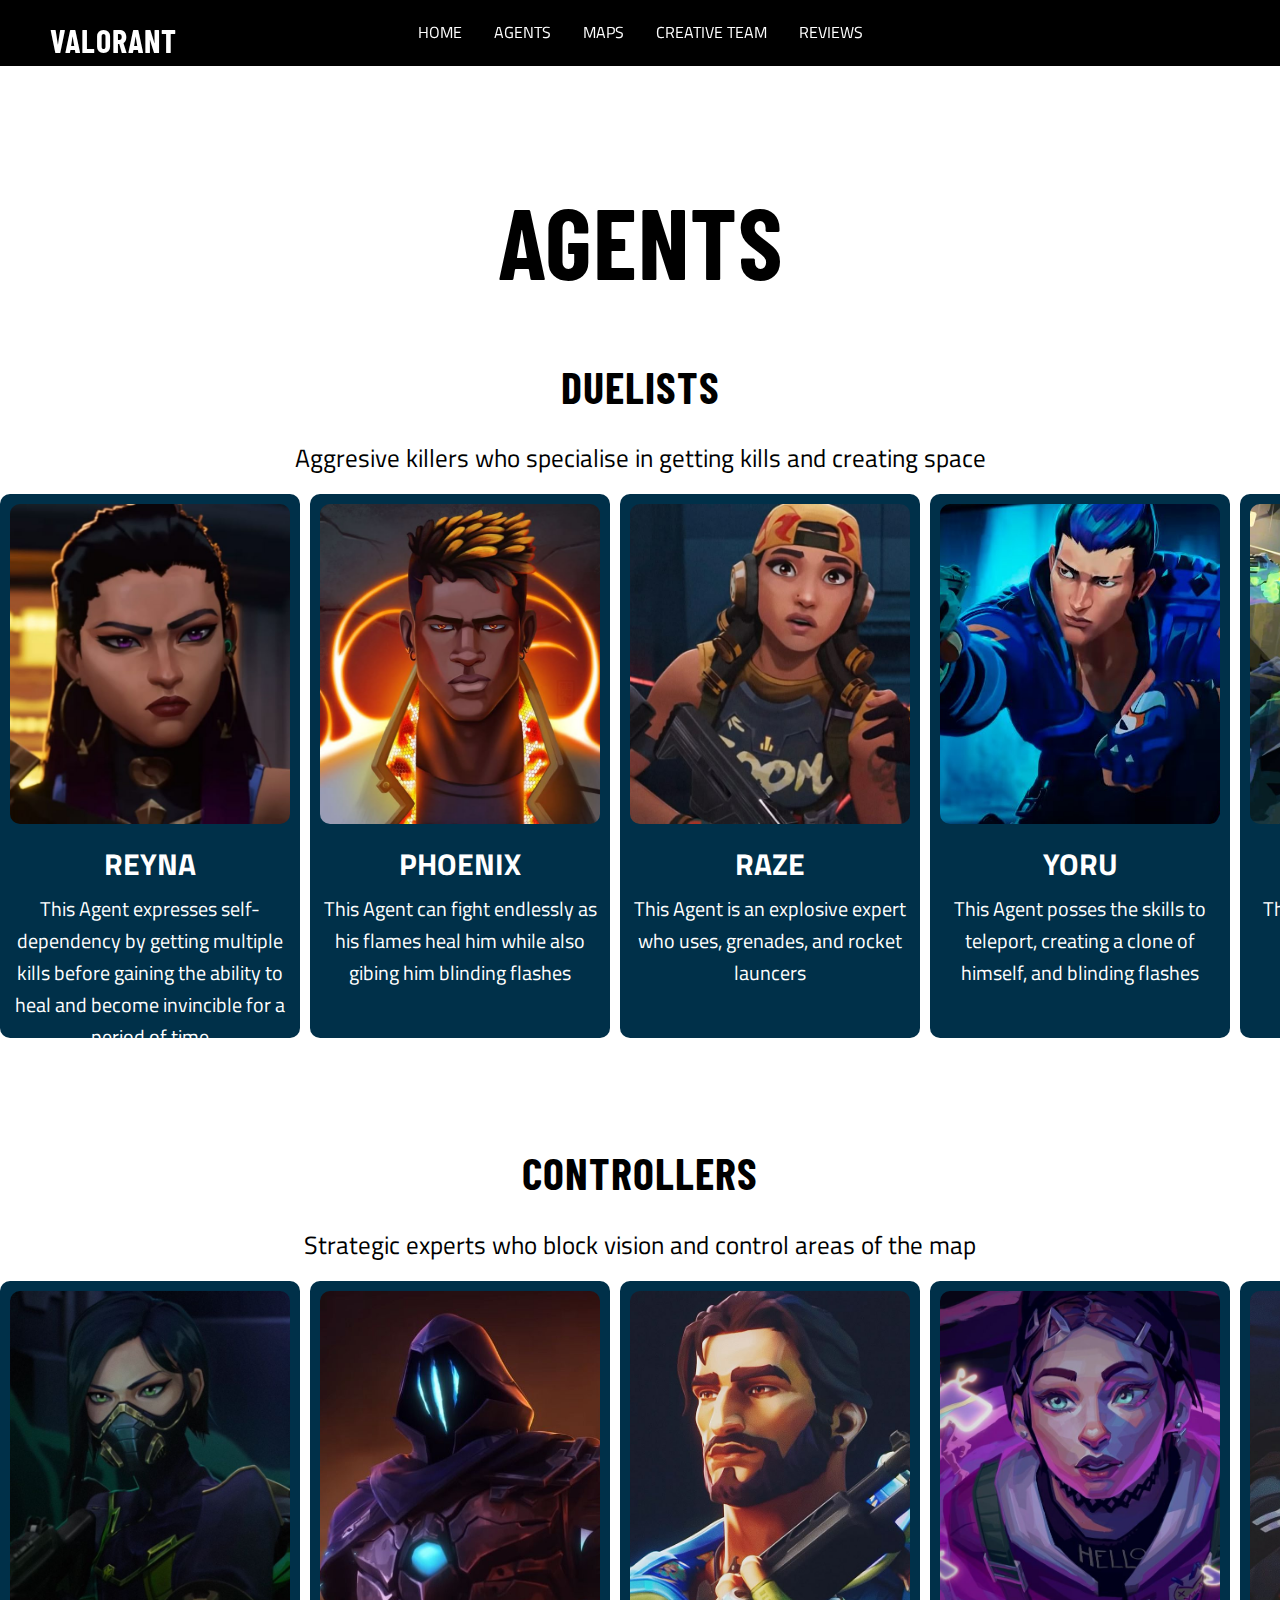
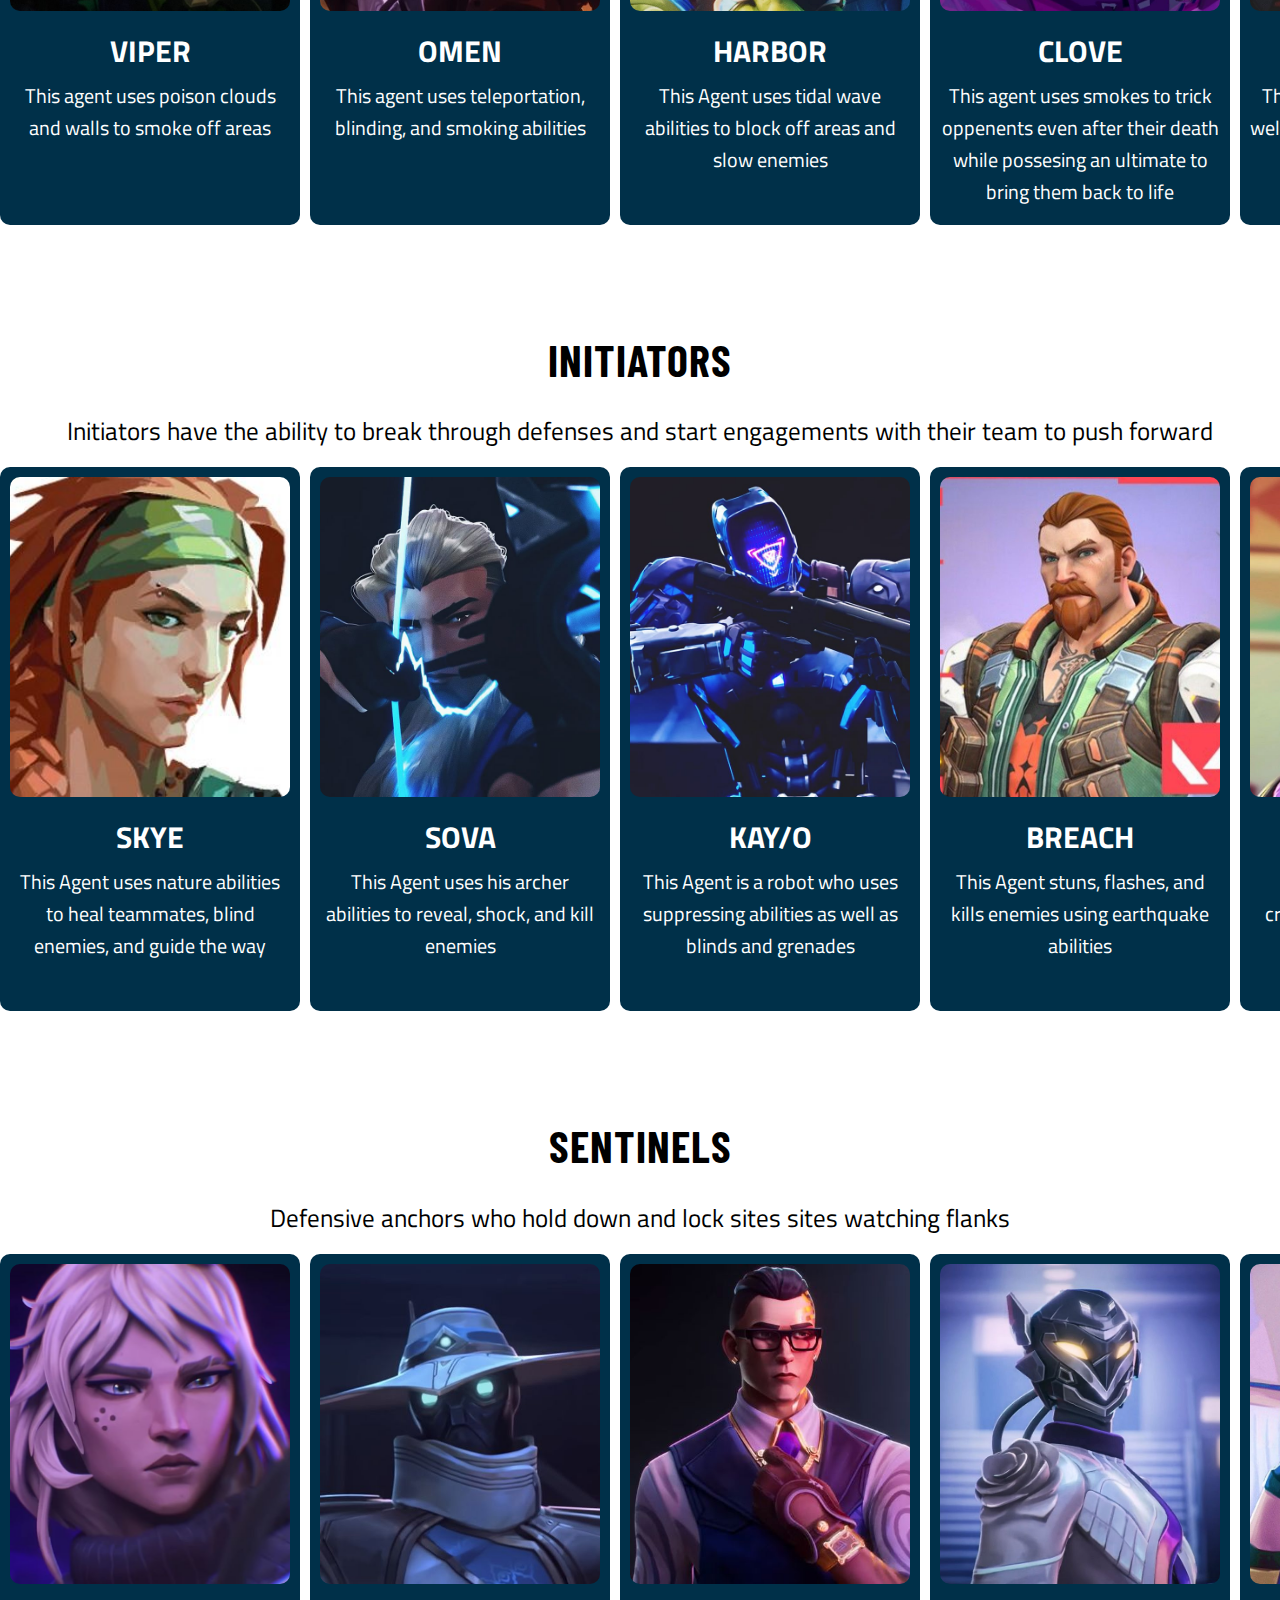
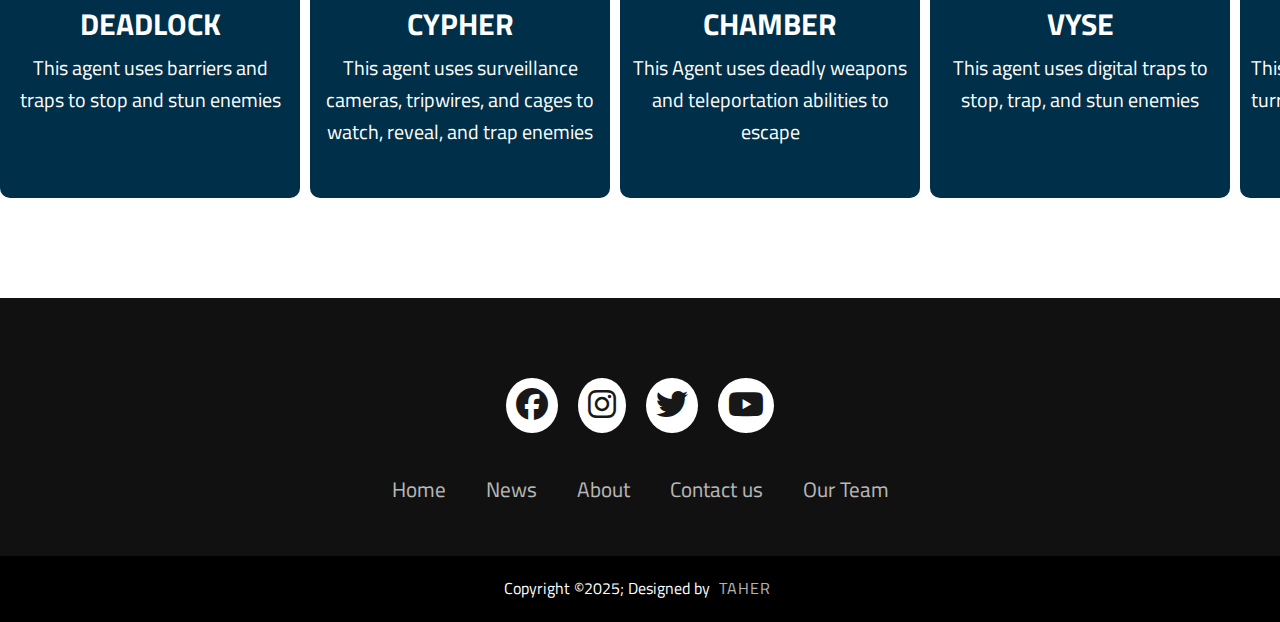
<file: Agents.html>
<!DOCTYPE html>
<html lang="en">
  <head>
    <meta charset="UTF-8" />
    <meta name="viewport" content="width=device-width, initial-scale=1.0" />
    <!--Page title-->
    <title>Agents</title>
    <!--linking the CSS stylesheet-->
    <link rel="stylesheet" href="Agents.css" />
    <!--importing the google fonts-->
    <link rel="preconnect" href="https://fonts.googleapis.com" />
    <link rel="preconnect" href="https://fonts.gstatic.com" crossorigin />
    <link
      href="https://fonts.googleapis.com/css2?family=Barlow+Condensed:wght@700&family=Titillium+Web:wght@400;600&display=swap"
      rel="stylesheet"
    />
    <!--imporing the Font Awesome Icons-->
    <link
      rel="stylesheet"
      href="https://cdnjs.cloudflare.com/ajax/libs/font-awesome/6.7.2/css/all.min.css"
      integrity="sha512-Evv84Mr4kqVGRNSgIGL/F/aIDqQb7xQ2vcrdIwxfjThSH8CSR7PBEakCr51Ck+w+/U6swU2Im1vVX0SVk9ABhg=="
      crossorigin="anonymous"
      referrerpolicy="no-referrer"
    />
    <!--adding a shortcut icon on the page-->
    <link rel="shortcut icon" href="images/logo.jpg" />
  </head>
  <body>
    <!--Navigation Bar-->
    <nav>
      <ul>
        <li><a href="index.html">HOME</a></li>
        <li><a href="Agents.html">AGENTS</a></li>
        <li><a href="Maps.html">MAPS</a></li>
        <li><a href="Creative-team.html">CREATIVE TEAM</a></li>
        <li><a href="Reviews.html">REVIEWS</a></li>
      </ul>
    </nav>
    <!--Navigation bar heading-->
    <div class="heading-div">
      <h1>VALORANT</h1>
    </div>
    <!--Main content container-->
    <div class="Agents-container">
      <h1>Agents</h1>
      <!--Duelist section-->
      <div class="slider" style="--total-items: 8">
        <h2>Duelists</h2>
        <p class="description">
          Aggresive killers who specialise in getting kills and creating space
        </p>
        <!--track section for agent cards-->
        <div class="track">
          <!--each one of those "list" Div has a one agent card in it-->
          <div class="list">
            <img
              src="icons/reyna.jpg"
              alt="Image unavailable for your browser"
            />
            <h4>REYNA</h4>
            <p>
              This Agent expresses self-dependency by getting multiple kills
              before gaining the ability to heal and become invincible for a
              period of time
            </p>
          </div>

          <div class="list">
            <img
              src="icons/phoenix icon.jpg"
              alt="Image unavailable for your browser"
            />
            <h4>PHOENIX</h4>
            <p>
              This Agent can fight endlessly as his flames heal him while also
              gibing him blinding flashes
            </p>
          </div>

          <div class="list">
            <img
              src="icons/raze.jpg"
              alt="Image unavailable for your browser"
            />
            <h4>RAZE</h4>
            <p>
              This Agent is an explosive expert who uses, grenades, and rocket
              launcers
            </p>
          </div>

          <div class="list">
            <img
              src="icons/yoru icon.jpg"
              alt="Image unavailable for your browser"
            />
            <h4>YORU</h4>
            <p>
              This Agent posses the skills to teleport, creating a clone of
              himself, and blinding flashes
            </p>
          </div>
          <div class="list">
            <img
              src="icons/waylay icon.jpg"
              alt="Image unavailable for your browser"
            />
            <h4>WAYLAY</h4>
            <p>
              This agent utlieses ambushing ambilities together with a slowing
              ability to confuse opponents
            </p>
          </div>

          <div class="list">
            <img
              src="icons/Neon icon.jpg"
              alt="Image unavailable for your browser"
            />
            <h4>NEON</h4>
            <p>
              This Agent uses speed and zappy electric abilities alongside her
              smooth slide attacks
            </p>
          </div>
          <div class="list">
            <img
              src="icons/jett icon.jpg"
              alt="Image unavailable for your browser"
            />
            <h4>JETT</h4>
            <p>
              This agent uses knives, floating, dashing, and smoking abilities
            </p>
          </div>
          <div class="list">
            <img
              src="icons/iso icon.jpg"
              alt="Image unavailable for your browser"
            />
            <h4>ISO</h4>
            <p>
              This agent is all about aim alongside his shield, and ability to
              weaken and isolate enemies for a 1v1 duel
            </p>
          </div>
          <div class="list">
            <img
              src="icons/reyna.jpg"
              alt="Image unavailable for your browser"
            />
            <h4>REYNA</h4>
            <p>
              This Agent expresses self-dependency by getting multiple kills
              before gaining the ability to heal and become invincible for a
              period of time
            </p>
          </div>

          <div class="list">
            <img
              src="icons/phoenix icon.jpg"
              alt="Image unavailable for your browser"
            />
            <h4>PHOENIX</h4>
            <p>
              This Agent can fight endlessly as his flames heal him while also
              gibing him blinding flashes
            </p>
          </div>

          <div class="list">
            <img
              src="icons/raze.jpg"
              alt="Image unavailable for your browser"
            />
            <h4>RAZE</h4>
            <p>
              This Agent is an explosive expert who uses, grenades, and rocket
              launcers
            </p>
          </div>

          <div class="list">
            <img
              src="icons/yoru icon.jpg"
              alt="Image unavailable for your browser"
            />
            <h4>YORU</h4>
            <p>
              This Agent posses the skills to teleport, creating a clone of
              himself, and blinding flashes
            </p>
          </div>
          <div class="list">
            <img
              src="icons/waylay icon.jpg"
              alt="Image unavailable for your browser"
            />
            <h4>WAYLAY</h4>
            <p>
              This agent utlieses ambushing ambilities together with a slowing
              ability to confuse opponents
            </p>
          </div>

          <div class="list">
            <img
              src="icons/Neon icon.jpg"
              alt="Image unavailable for your browser"
            />
            <h4>NEON</h4>
            <p>
              This Agent uses speed and zappy electric abilities alongside her
              smooth slide attacks
            </p>
          </div>
          <div class="list">
            <img
              src="icons/jett icon.jpg"
              alt="Image unavailable for your browser"
            />
            <h4>JETT</h4>
            <p>
              This agent uses knives, floating, dashing, and smoking abilities
            </p>
          </div>
          <div class="list">
            <img
              src="icons/iso icon.jpg"
              alt="Image unavailable for your browser"
            />
            <h4>ISO</h4>
            <p>
              This agent is all about aim alongside his shield, and ability to
              weaken and isolate enemies for a 1v1 duel
            </p>
          </div>
        </div>
      </div>

      <div class="slider" style="--total-items: 6">
        <!--Controller section-->
        <h2>Controllers</h2>
        <p class="description">
          Strategic experts who block vision and control areas of the map
        </p>
        <div class="track">
          <div class="list">
            <img
              src="icons/viper icon.jpg"
              alt="Image unavailable for your browser"
            />
            <h4>VIPER</h4>
            <p>This agent uses poison clouds and walls to smoke off areas</p>
          </div>
          <div class="list">
            <img
              src="icons/omen icon.jpg"
              alt="Image unavailable for your browser"
            />
            <h4>OMEN</h4>
            <p>
              This agent uses teleportation, blinding, and smoking abilities
            </p>
          </div>
          <div class="list">
            <img
              src="icons/harbor icon.jpg"
              alt="Image unavailable for your browser"
            />
            <h4>HARBOR</h4>
            <p>
              This Agent uses tidal wave abilities to block off areas and slow
              enemies
            </p>
          </div>

          <div class="list">
            <img
              src="icons/clove icon.jpg"
              alt="Image unavailable for your browser"
            />
            <h4>CLOVE</h4>
            <p>
              This agent uses smokes to trick oppenents even after their death
              while possesing an ultimate to bring them back to life
            </p>
          </div>
          <div class="list">
            <img
              src="icons/brimstone icon.jpg"
              alt="Image unavailable for your browser"
            />
            <h4>BRIMSTONE</h4>
            <p>
              This agemt deploys smokes as well as the ability to launch lethal
              grenades
            </p>
          </div>
          <div class="list">
            <img
              src="icons/astra icon.jpg"
              alt="Image unavailable for your browser"
            />
            <h4>ASTRA</h4>
            <p>
              This agent uses cosmic abilities to smoke, stun, and pull enemies
            </p>
          </div>
          <div class="list">
            <img
              src="icons/viper icon.jpg"
              alt="Image unavailable for your browser"
            />
            <h4>VIPER</h4>
            <p>This agent uses poison clouds and walls to smoke off areas</p>
          </div>
          <div class="list">
            <img
              src="icons/omen icon.jpg"
              alt="Image unavailable for your browser"
            />
            <h4>OMEN</h4>
            <p>
              This agent uses teleportation, blinding, and smoking abilities
            </p>
          </div>
          <div class="list">
            <img
              src="icons/harbor icon.jpg"
              alt="Image unavailable for your browser"
            />
            <h4>HARBOR</h4>
            <p>
              This Agent uses tidal wave abilities to block off areas and slow
              enemies
            </p>
          </div>

          <div class="list">
            <img
              src="icons/clove icon.jpg"
              alt="Image unavailable for your browser"
            />
            <h4>CLOVE</h4>
            <p>
              This agent uses smokes to trick oppenents even after their death
              while possesing an ultimate to bring them back to life
            </p>
          </div>
          <div class="list">
            <img
              src="icons/brimstone icon.jpg"
              alt="Image unavailable for your browser"
            />
            <h4>BRIMSTONE</h4>
            <p>
              This agemt deploys smokes as well as the ability to launch lethal
              grenades
            </p>
          </div>
          <div class="list">
            <img
              src="icons/astra icon.jpg"
              alt="Image unavailable for your browser"
            />
            <h4>ASTRA</h4>
            <p>
              This agent uses cosmic abilities to smoke, stun, and pull enemies
            </p>
          </div>
        </div>
      </div>

      <div class="slider" style="--total-items: 6">
        <!--Initiator section-->
        <h2>Initiators</h2>
        <p class="description">
          Initiators have the ability to break through defenses and start
          engagements with their team to push forward
        </p>
        <div class="track">
          <div class="list">
            <img
              src="icons/skye.jpg"
              alt="Image unavailable for your browser"
            />
            <h4>SKYE</h4>
            <p>
              This Agent uses nature abilities to heal teammates, blind enemies,
              and guide the way
            </p>
          </div>
          <div class="list">
            <img
              src="icons/sova icon.jpg"
              alt="Image unavailable for your browser"
            />
            <h4>SOVA</h4>
            <p>
              This Agent uses his archer abilities to reveal, shock, and kill
              enemies
            </p>
          </div>
          <div class="list">
            <img
              src="icons/kayo icon.jpg"
              alt="Image unavailable for your browser"
            />
            <h4>KAY/O</h4>
            <p>
              This Agent is a robot who uses suppressing abilities as well as
              blinds and grenades
            </p>
          </div>
          <div class="list">
            <img
              src="icons/breach icon.jpg"
              alt="Image unavailable for your browser"
            />
            <h4>BREACH</h4>
            <p>
              This Agent stuns, flashes, and kills enemies using earthquake
              abilities
            </p>
          </div>
          <div class="list">
            <img
              src="icons/gekko icon.jpg"
              alt="Image unavailable for your browser"
            />
            <h4>GEKKO</h4>
            <p>
              This Agent uses his cute creatures to flash, stun, plant, and kill
              enemies
            </p>
          </div>
          <div class="list">
            <img
              src="icons/fade icon.jpg"
              alt="Image unavailable for your browser"
            />
            <h4>FADE</h4>
            <p>
              This agent is a tracker who uses nightmares and shadows to hunt
              down and track targets
            </p>
          </div>
          <div class="list">
            <img
              src="icons/skye.jpg"
              alt="Image unavailable for your browser"
            />
            <h4>SKYE</h4>
            <p>
              This Agent uses nature abilities to heal teammates, blind enemies,
              and guide the way
            </p>
          </div>
          <div class="list">
            <img
              src="icons/sova icon.jpg"
              alt="Image unavailable for your browser"
            />
            <h4>SOVA</h4>
            <p>
              This Agent uses his archer abilities to reveal, shock, and kill
              enemies
            </p>
          </div>
          <div class="list">
            <img
              src="icons/kayo icon.jpg"
              alt="Image unavailable for your browser"
            />
            <h4>KAY/O</h4>
            <p>
              This Agent is a robot who uses suppressing abilities as well as
              blinds and grenades
            </p>
          </div>
          <div class="list">
            <img
              src="icons/breach icon.jpg"
              alt="Image unavailable for your browser"
            />
            <h4>BREACH</h4>
            <p>
              This Agent stuns, flashes, and kills enemies using earthquake
              abilities
            </p>
          </div>
          <div class="list">
            <img
              src="icons/gekko icon.jpg"
              alt="Image unavailable for your browser"
            />
            <h4>GEKKO</h4>
            <p>
              This Agent uses his cute creatures to flash, stun, plant, and kill
              enemies
            </p>
          </div>
          <div class="list">
            <img
              src="icons/fade icon.jpg"
              alt="Image unavailable for your browser"
            />
            <h4>FADE</h4>
            <p>
              This agent is a tracker who uses nightmares and shadows to hunt
              down and track targets
            </p>
          </div>
        </div>
      </div>

      <div class="slider" style="--total-items: 6">
        <!--Sentinels Section-->
        <h2>Sentinels</h2>
        <p class="description">
          Defensive anchors who hold down and lock sites sites watching flanks
        </p>
        <div class="track">
          <div class="list">
            <img
              src="icons/deadlock icon.jpg"
              alt="Image unavailable for your browser"
            />
            <h4>DEADLOCK</h4>
            <p>This agent uses barriers and traps to stop and stun enemies</p>
          </div>
          <div class="list">
            <img
              src="icons/cypher icon.jpg"
              alt="Image unavailable for your browser"
            />
            <h4>CYPHER</h4>
            <p>
              This agent uses surveillance cameras, tripwires, and cages to
              watch, reveal, and trap enemies
            </p>
          </div>
          <div class="list">
            <img
              src="icons/chamber icon.jpg"
              alt="Image unavailable for your browser"
            />
            <h4>CHAMBER</h4>
            <p>
              This Agent uses deadly weapons and teleportation abilities to
              escape
            </p>
          </div>
          <div class="list">
            <img
              src="icons/vyse icon.jpg"
              alt="Image unavailable for your browser"
            />
            <h4>VYSE</h4>
            <p>This agent uses digital traps to stop, trap, and stun enemies</p>
          </div>
          <div class="list">
            <img
              src="icons/killjoy.jpg"
              alt="Image unavailable for your browser"
            />
            <h4>KILLJOY</h4>
            <p>
              This agent using robotic bots and turrets, to reveal, watch, and
              lock down a site
            </p>
          </div>
          <div class="list">
            <img
              src="icons/sage icon.jpg"
              alt="Image unavailable for your browser"
            />
            <h4>SAGE</h4>
            <p>
              This Agent uses heals to revive and heal teammates as well as slow
              down enemies and wall them off
            </p>
          </div>
          <div class="list">
            <img
              src="icons/deadlock icon.jpg"
              alt="Image unavailable for your browser"
            />
            <h4>DEADLOCK</h4>
            <p>This agent uses barriers and traps to stop and stun enemies</p>
          </div>
          <div class="list">
            <img
              src="icons/cypher icon.jpg"
              alt="Image unavailable for your browser"
            />
            <h4>CYPHER</h4>
            <p>
              This agent uses surveillance cameras, tripwires, and cages to
              watch, reveal, and trap enemies
            </p>
          </div>
          <div class="list">
            <img
              src="icons/chamber icon.jpg"
              alt="Image unavailable for your browser"
            />
            <h4>CHAMBER</h4>
            <p>
              This Agent uses deadly weapons and teleportation abilities to
              escape
            </p>
          </div>
          <div class="list">
            <img
              src="icons/vyse icon.jpg"
              alt="Image unavailable for your browser"
            />
            <h4>VYSE</h4>
            <p>This agent uses digital traps to stop, trap, and stun enemies</p>
          </div>
          <div class="list">
            <img
              src="icons/killjoy.jpg"
              alt="Image unavailable for your browser"
            />
            <h4>KILLJOY</h4>
            <p>
              This agent using robotic bots and turrets, to reveal, watch, and
              lock down a site
            </p>
          </div>
          <div class="list">
            <img
              src="icons/sage icon.jpg"
              alt="Image unavailable for your browser"
            />
            <h4>SAGE</h4>
            <p>
              This Agent uses heals to revive and heal teammates as well as slow
              down enemies and wall them off
            </p>
          </div>
        </div>
      </div>
    </div>
    <!--Footer section-->
    <footer>
      <!--footer container-->
      <div class="footer_container">
        <!--social icons container-->
        <div class="socialIcons-Agents">
          <a href=""><i class="fa-brands fa-facebook"></i></a>
          <a href=""><i class="fa-brands fa-instagram"></i></a>
          <a href=""><i class="fa-brands fa-twitter"></i></a>
          <a href=""><i class="fa-brands fa-youtube"></i></a>
        </div>
        <!--footer nav container-->
        <div class="footer-nav">
          <ul>
            <li><a href="">Home</a></li>
            <li><a href="">News</a></li>
            <li><a href="">About</a></li>
            <li><a href="">Contact us</a></li>
            <li><a href="">Our Team</a></li>
          </ul>
        </div>
      </div>
      <!--footer bottom contianer-->
      <div class="footer-bottom">
        <p>
          Copyright &copy;2025; Designed by
          <span class="designer"> Taher</span>
        </p>
      </div>
    </footer>
  </body>
</html>
</file>
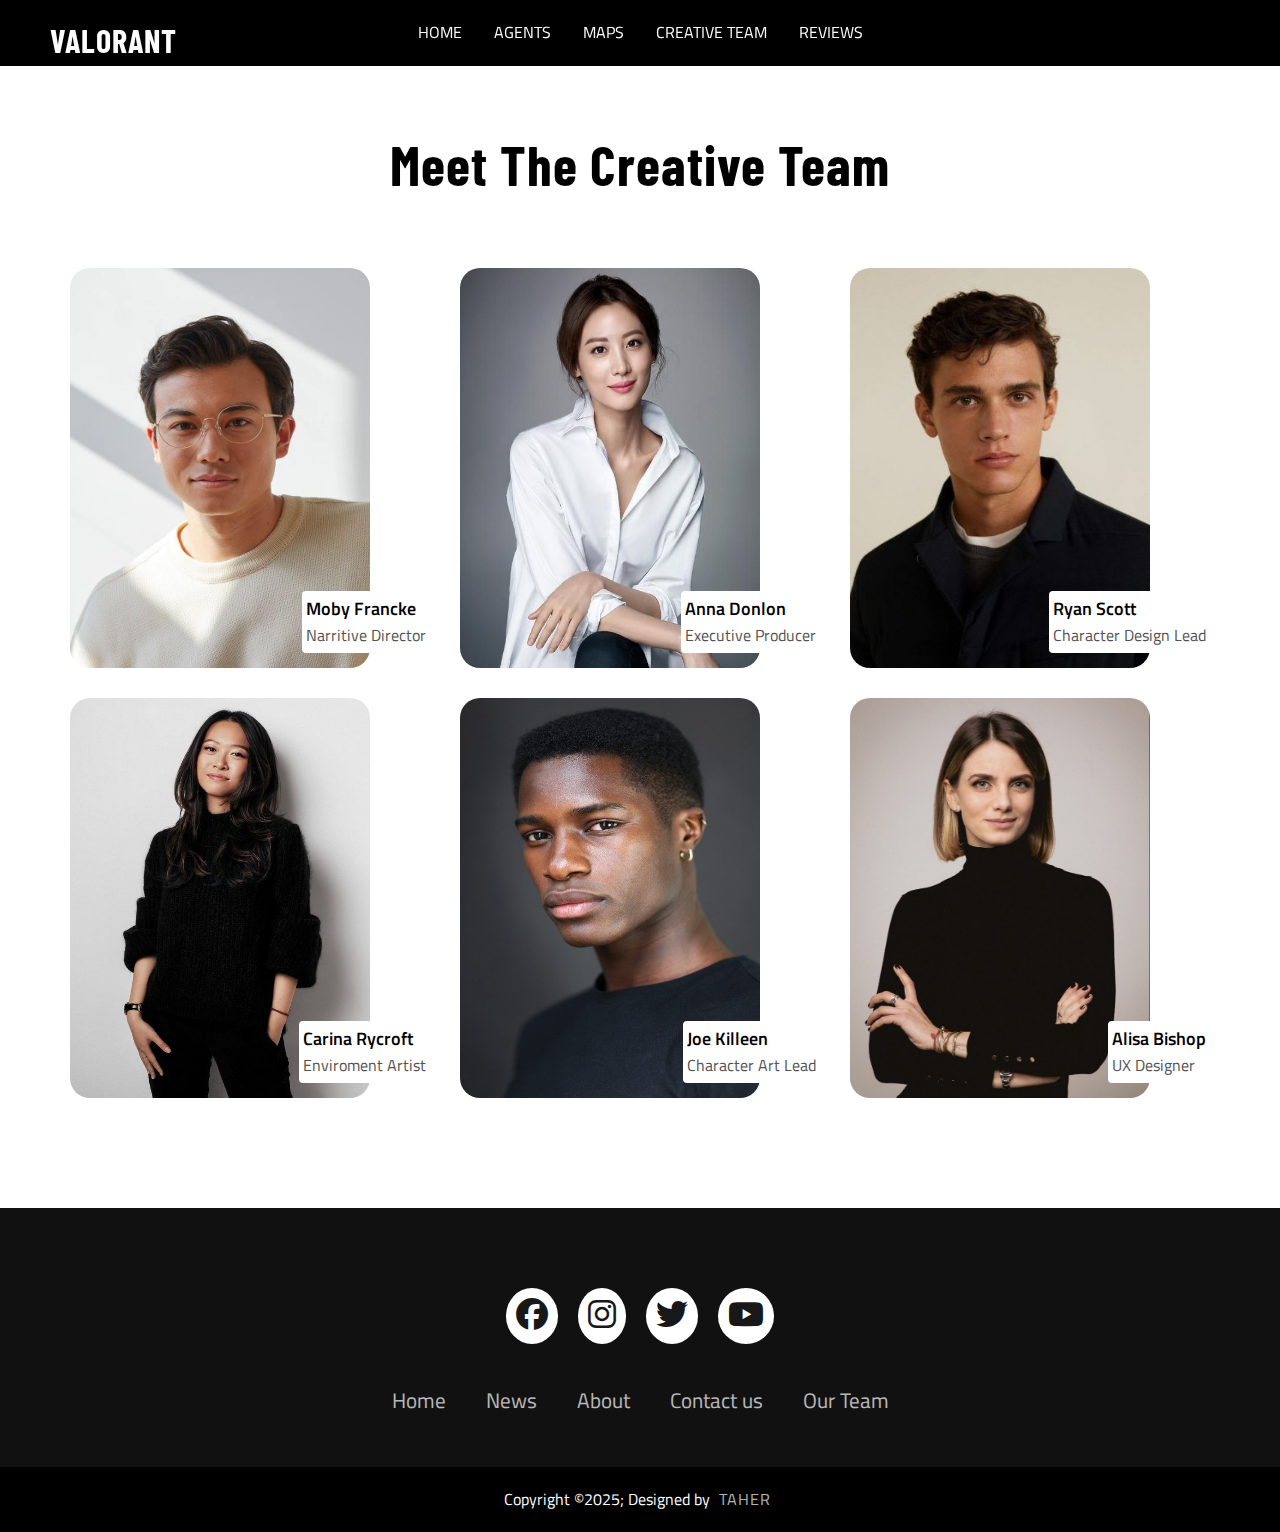
<file: Creative-team.html>
<!DOCTYPE html>
<html lang="en">
  <head>
    <meta charset="UTF-8" />
    <meta name="viewport" content="width=device-width, initial-scale=1.0" />
    <!--Page Title-->
    <title>Creative Team</title>
    <!--Linking the CSS stylesheet-->
    <link rel="stylesheet" href="creative.team.css" />
    <!--importing the font awesome icons-->
    <link
      rel="stylesheet"
      href="https://cdnjs.cloudflare.com/ajax/libs/font-awesome/6.7.2/css/all.min.css"
      integrity="sha512-Evv84Mr4kqVGRNSgIGL/F/aIDqQb7xQ2vcrdIwxfjThSH8CSR7PBEakCr51Ck+w+/U6swU2Im1vVX0SVk9ABhg=="
      crossorigin="anonymous"
      referrerpolicy="no-referrer"
    />
    <!--adding a shortcut icon on the page-->
    <link rel="shortcut icon" href="images/logo.jpg">
  </head>
  <body>
    <!--Navigation Bar-->
    <nav>
      <ul>
        <li><a href="index.html">HOME</a></li>
        <li><a href="Agents.html">AGENTS</a></li>
        <li><a href="Maps.html">MAPS</a></li>
        <li><a href="Creative-team.html">CREATIVE TEAM</a></li>
        <li><a href="Reviews.html">REVIEWS</a></li>
      </ul>
  </nav>
  <!--Navigation bar Heading-->
  <div class="heading-div">
      <h1>VALORANT</h1>
  </div>
    <!--Main content section-->
    <section class="team">
      <!--Container for the main content-->
      <div class="container">
        <!--container for the rows-->
        <div class="row">
          <!--container for the section title-->
          <div class="section-title">
            <h2>Meet the <span>creative</span> team</h2>
          </div>
        </div>
        <!--container for the row-->
        <div class="row">
          <!--each "team-item" container holds a team card-->
          <div class="team-item">
            <img src="images/person4.jpg" alt="team image" />
            <h3>Moby Francke <span>Narritive Director</span></h3>
            <!--social icons-->
            <div class="social-icons">
              <a href=""><i class="fa-brands fa-facebook"></i></a>
              <a href=""><i class="fa-brands fa-instagram"></i></a>
              <a href=""><i class="fa-brands fa-twitter"></i></a>
              <a href=""><i class="fa-brands fa-linkedin"></i></a>
            </div>
          </div>
          <div class="team-item">
            <img src="images/person6.jpg" alt="team image" />
            <h3>Anna Donlon <span>Executive Producer</span></h3>
            <div class="social-icons">
              <a href=""><i class="fa-brands fa-facebook"></i></a>
              <a href=""><i class="fa-brands fa-instagram"></i></a>
              <a href=""><i class="fa-brands fa-twitter"></i></a>
              <a href=""><i class="fa-brands fa-linkedin"></i></a>
            </div>
          </div>
          <div class="team-item">
            <img src="images/person2.jpg" alt="team image" />
            <h3>Ryan Scott <span>Character Design Lead</span></h3>
            <div class="social-icons">
              <a href=""><i class="fa-brands fa-facebook"></i></a>
              <a href=""><i class="fa-brands fa-instagram"></i></a>
              <a href=""><i class="fa-brands fa-twitter"></i></a>
              <a href=""><i class="fa-brands fa-linkedin"></i></a>
            </div>
          </div>
          <div class="team-item">
            <img src="images/person5.jpg" alt="team image" />
            <h3>Carina Rycroft <span>Enviroment Artist</span></h3>
            <div class="social-icons">
              <a href=""><i class="fa-brands fa-facebook"></i></a>
              <a href=""><i class="fa-brands fa-instagram"></i></a>
              <a href=""><i class="fa-brands fa-twitter"></i></a>
              <a href=""><i class="fa-brands fa-linkedin"></i></a>
            </div>
          </div>
          <div class="team-item">
            <img src="images/person8.jpg" alt="team image" />
            <h3>Joe Killeen <span>Character Art Lead</span></h3>
            <div class="social-icons">
              <a href=""><i class="fa-brands fa-facebook"></i></a>
              <a href=""><i class="fa-brands fa-instagram"></i></a>
              <a href=""><i class="fa-brands fa-twitter"></i></a>
              <a href=""><i class="fa-brands fa-linkedin"></i></a>
            </div>
          </div>
          <div class="team-item">
            <img src="images/person7.jpg" alt="team image" />
            <h3>Alisa Bishop <span>UX Designer</span></h3>
            <div class="social-icons">
              <a href=""><i class="fa-brands fa-facebook"></i></a>
              <a href=""><i class="fa-brands fa-instagram"></i></a>
              <a href=""><i class="fa-brands fa-twitter"></i></a>
              <a href=""><i class="fa-brands fa-linkedin"></i></a>
            </div>
        </div>
      </div>
    </section>
    <!--Footer section-->
    <footer>
      <!--footer container-->
      <div class="footer_container">
        <!--social icons container-->
        <div class="socialIcons">
          <a href=""><i class="fa-brands fa-facebook"></i></a>
          <a href=""><i class="fa-brands fa-instagram"></i></a>
          <a href=""><i class="fa-brands fa-twitter"></i></a>
          <a href=""><i class="fa-brands fa-youtube"></i></a>
        </div>
        <!--footer nav container-->
        <div class="footer-nav">
          <ul>
            <li><a href="">Home</a></li>
            <li><a href="">News</a></li>
            <li><a href="">About</a></li>
            <li><a href="">Contact us</a></li>
            <li><a href="">Our Team</a></li>
          </ul>
        </div>
      </div>
      <!--footer bottom contianer-->
      <div class="footer-bottom">
        <p>
          Copyright &copy;2025; Designed by
          <span class="designer"> Taher</span>
        </p>
      </div>
    </footer>
  </body>
</html>
</file>
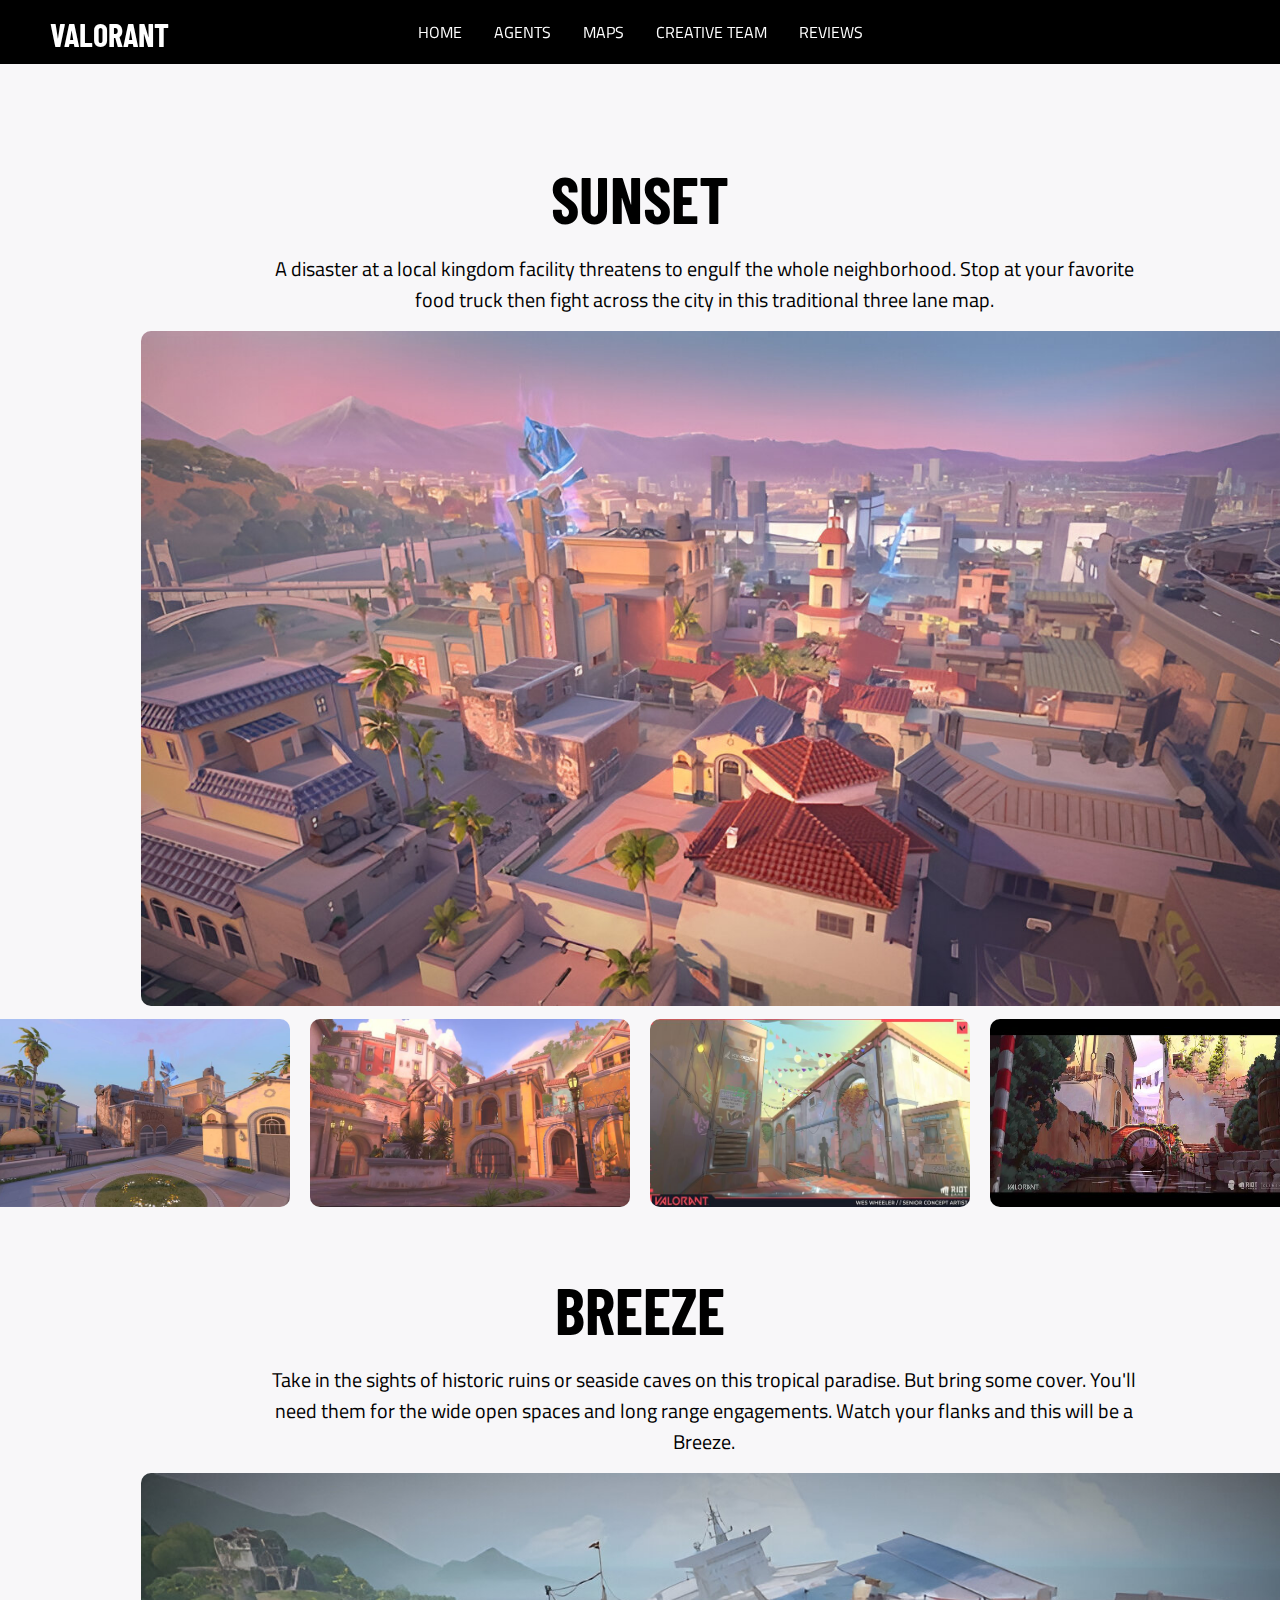
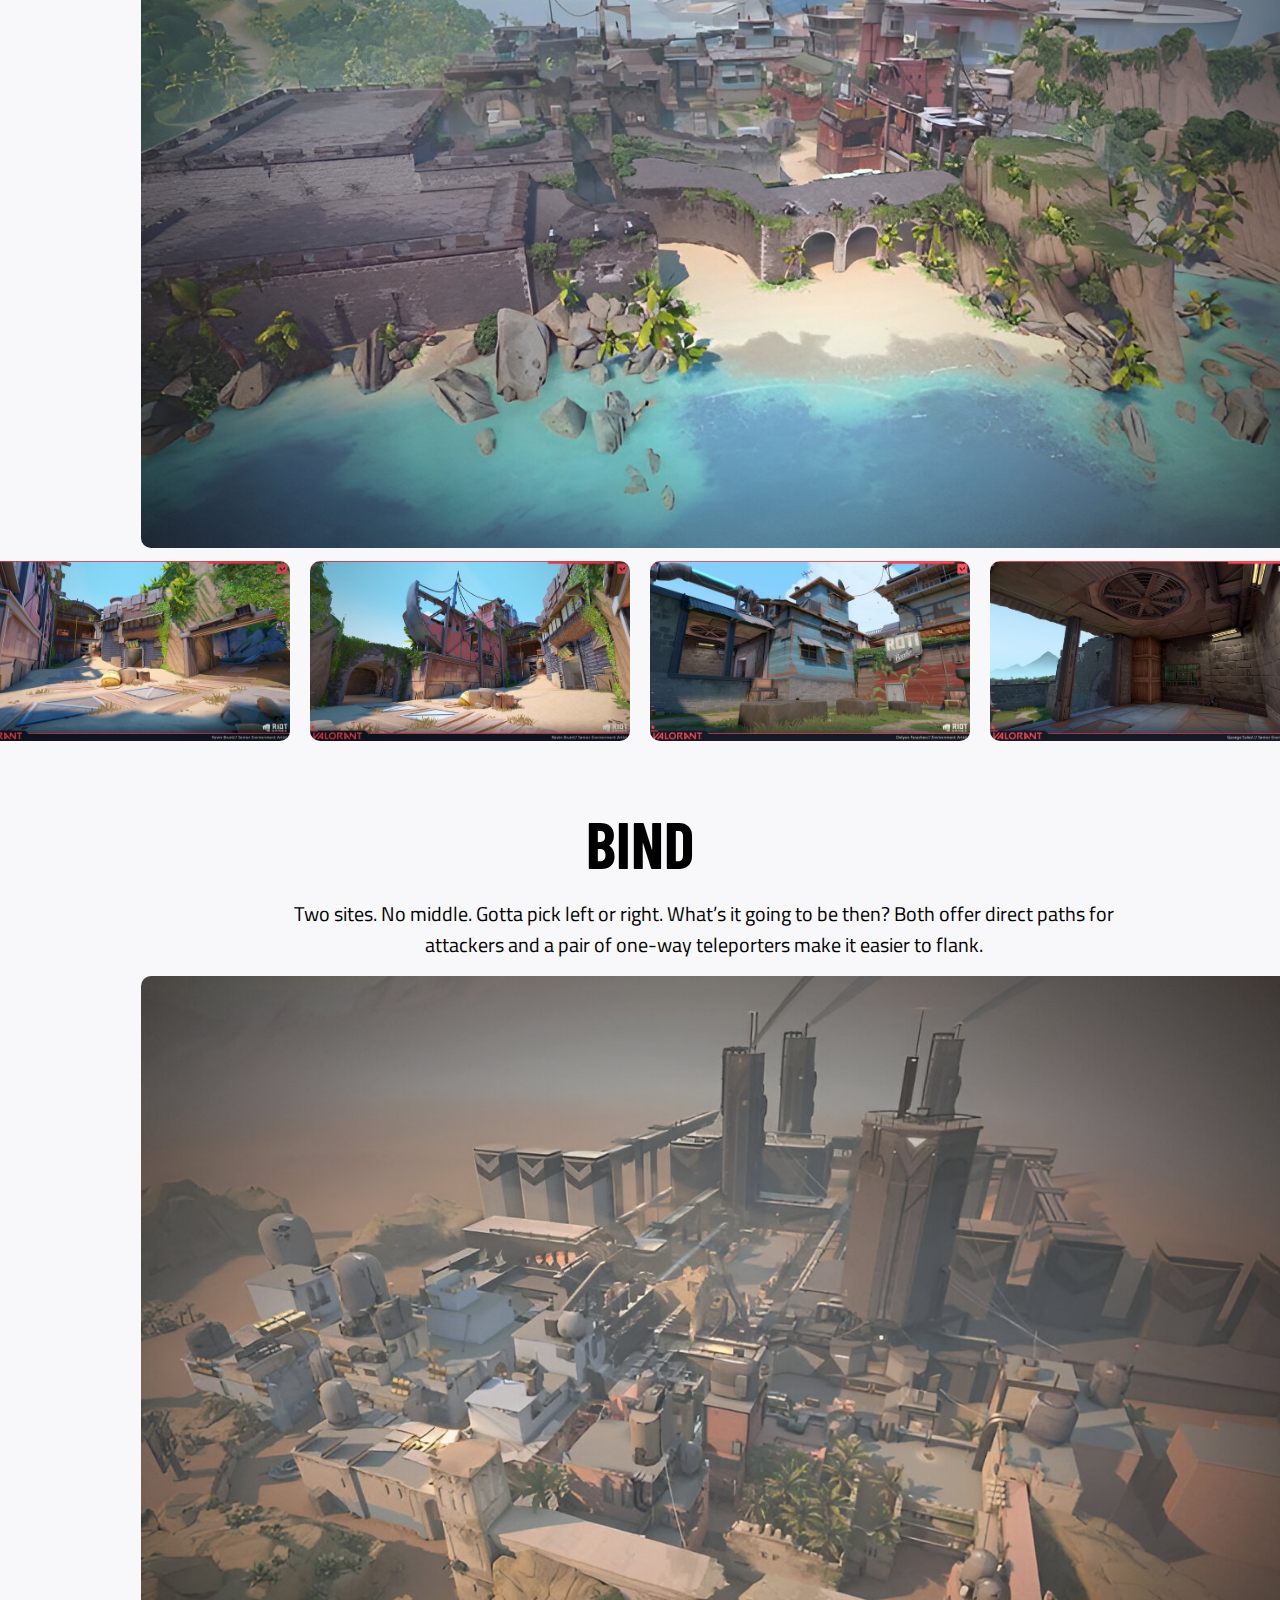
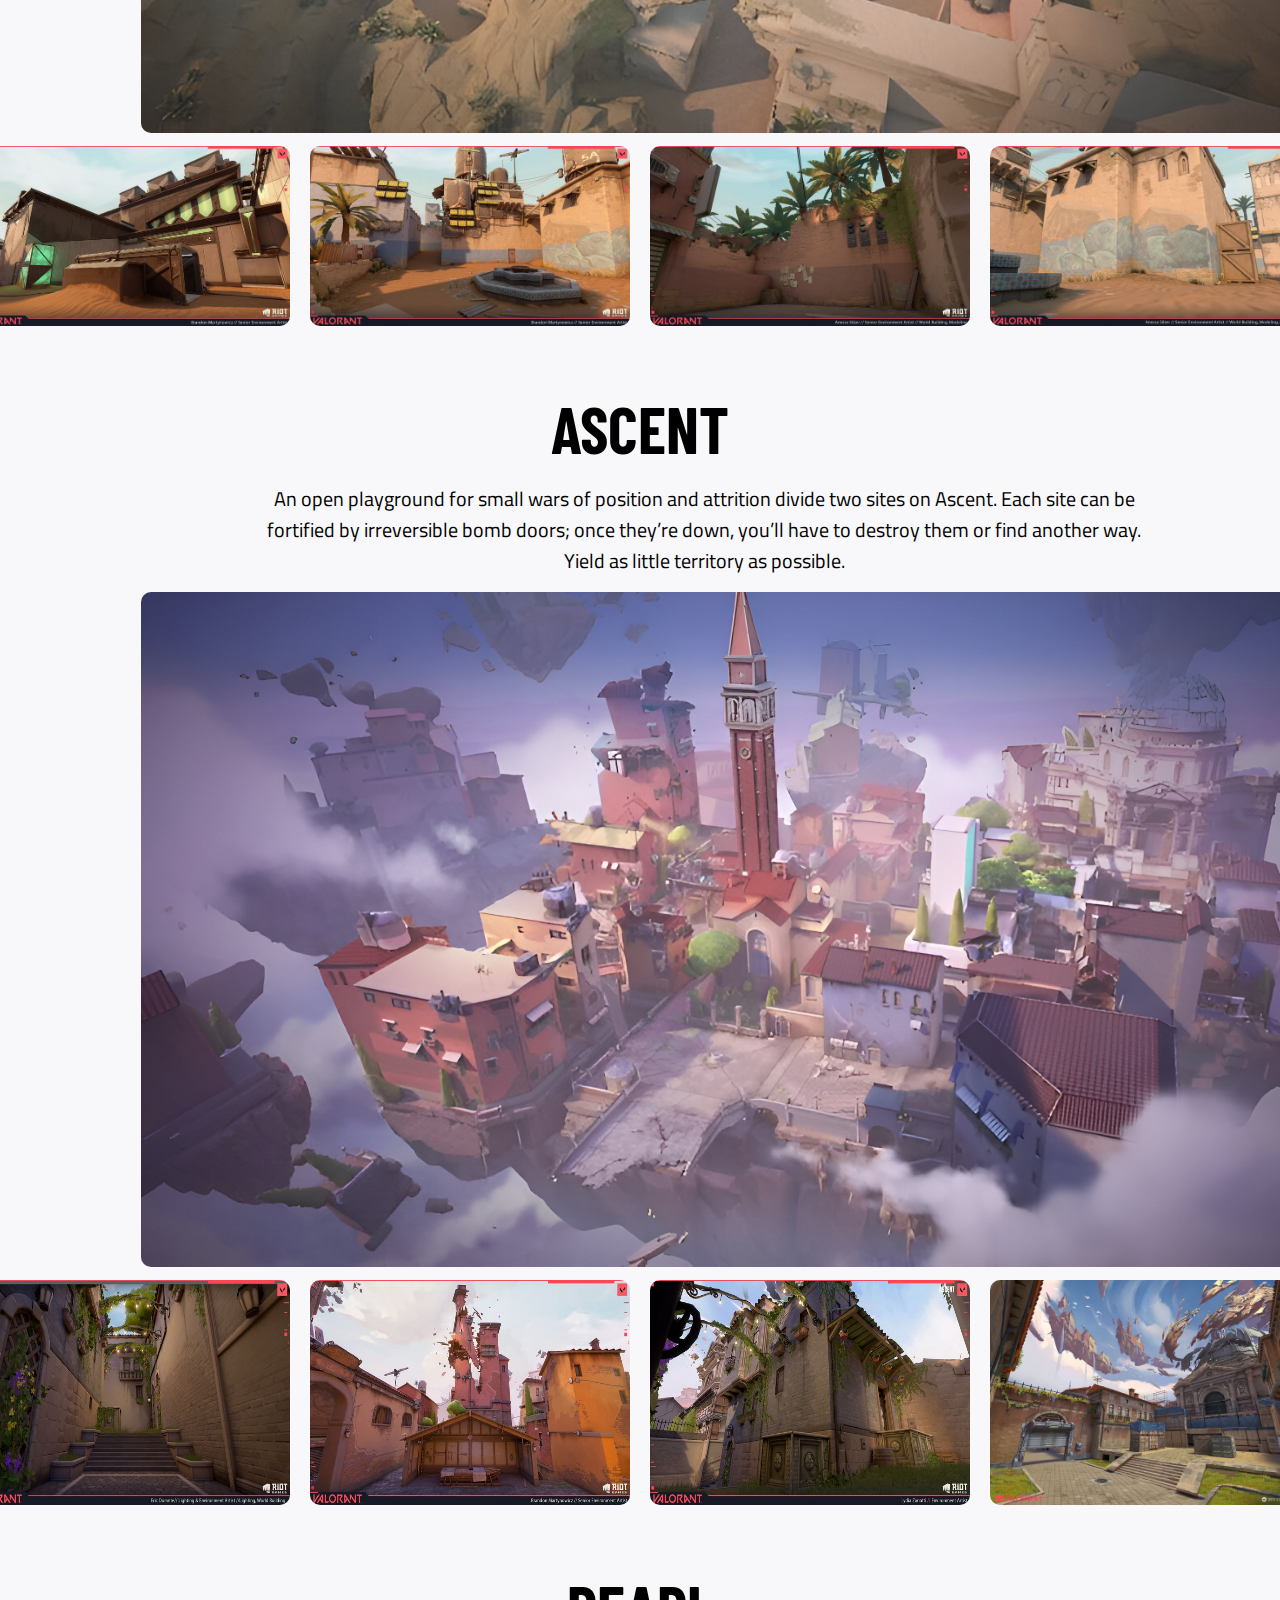
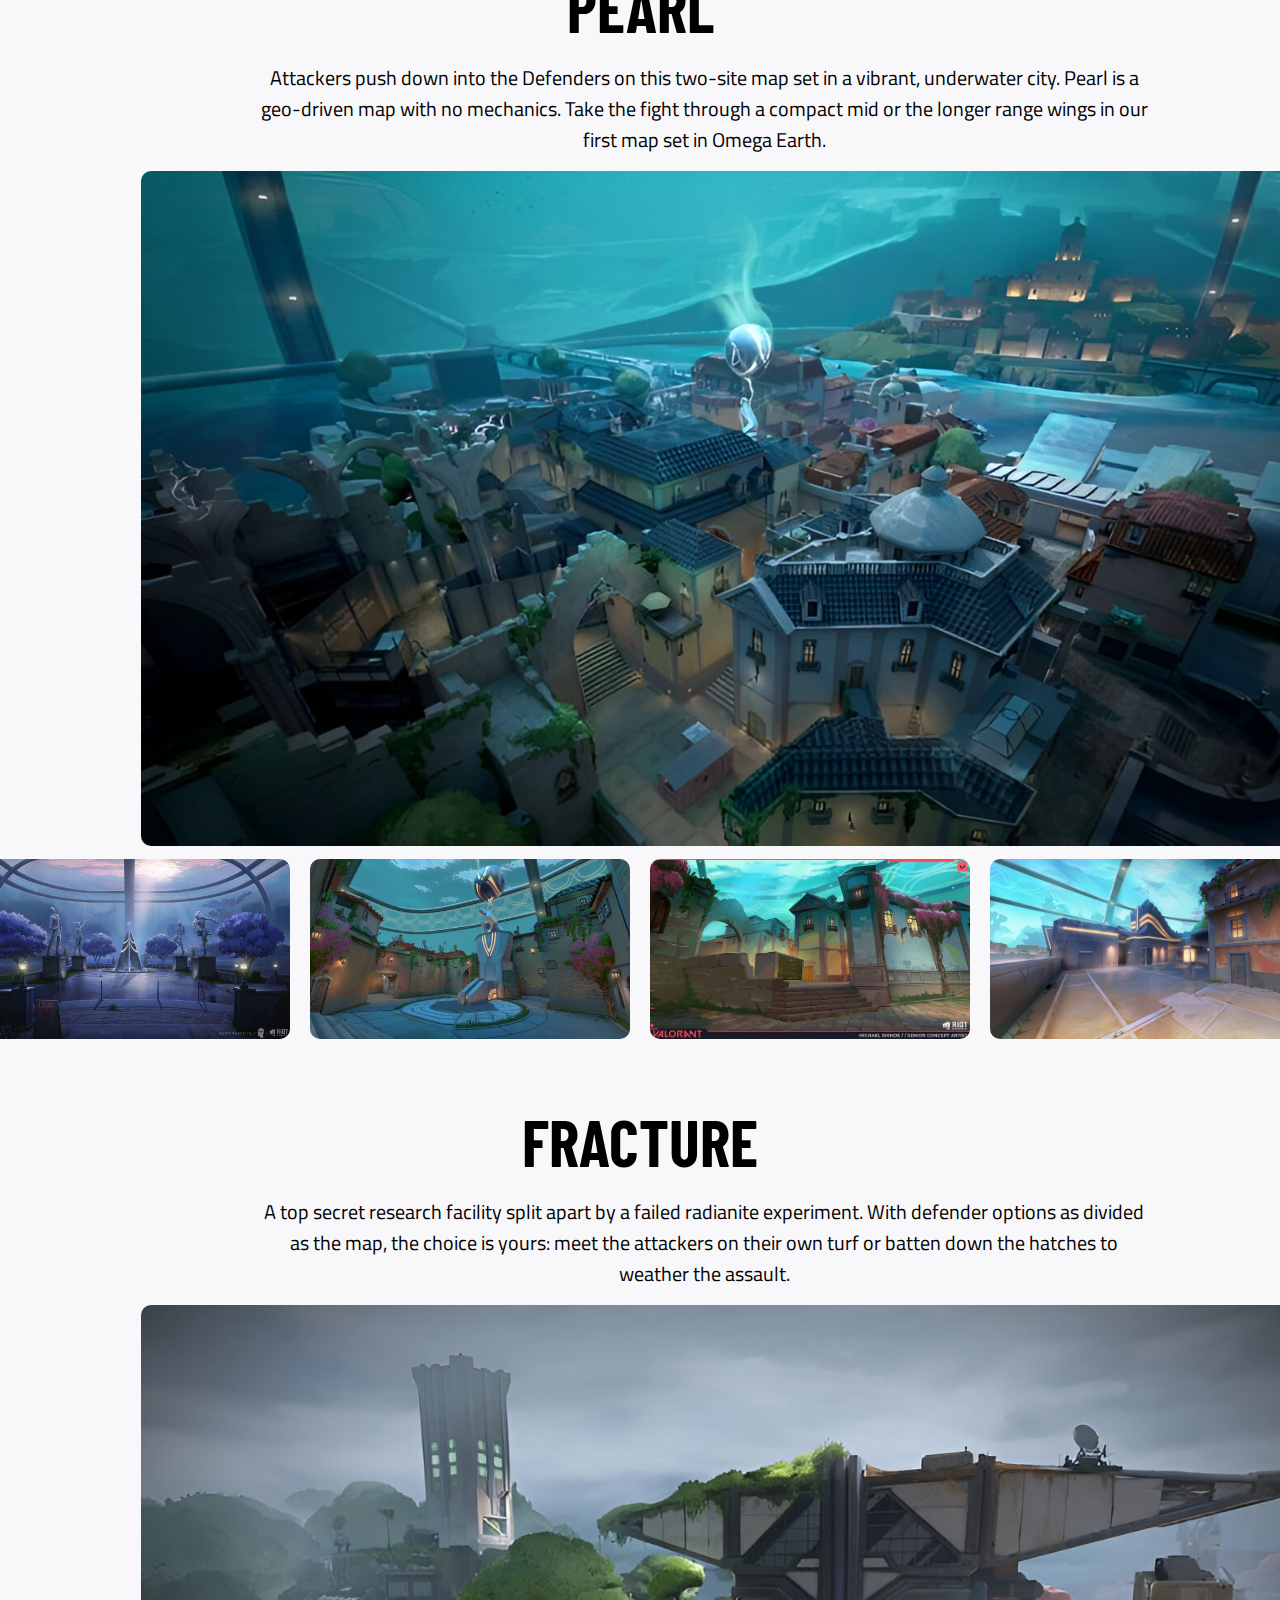
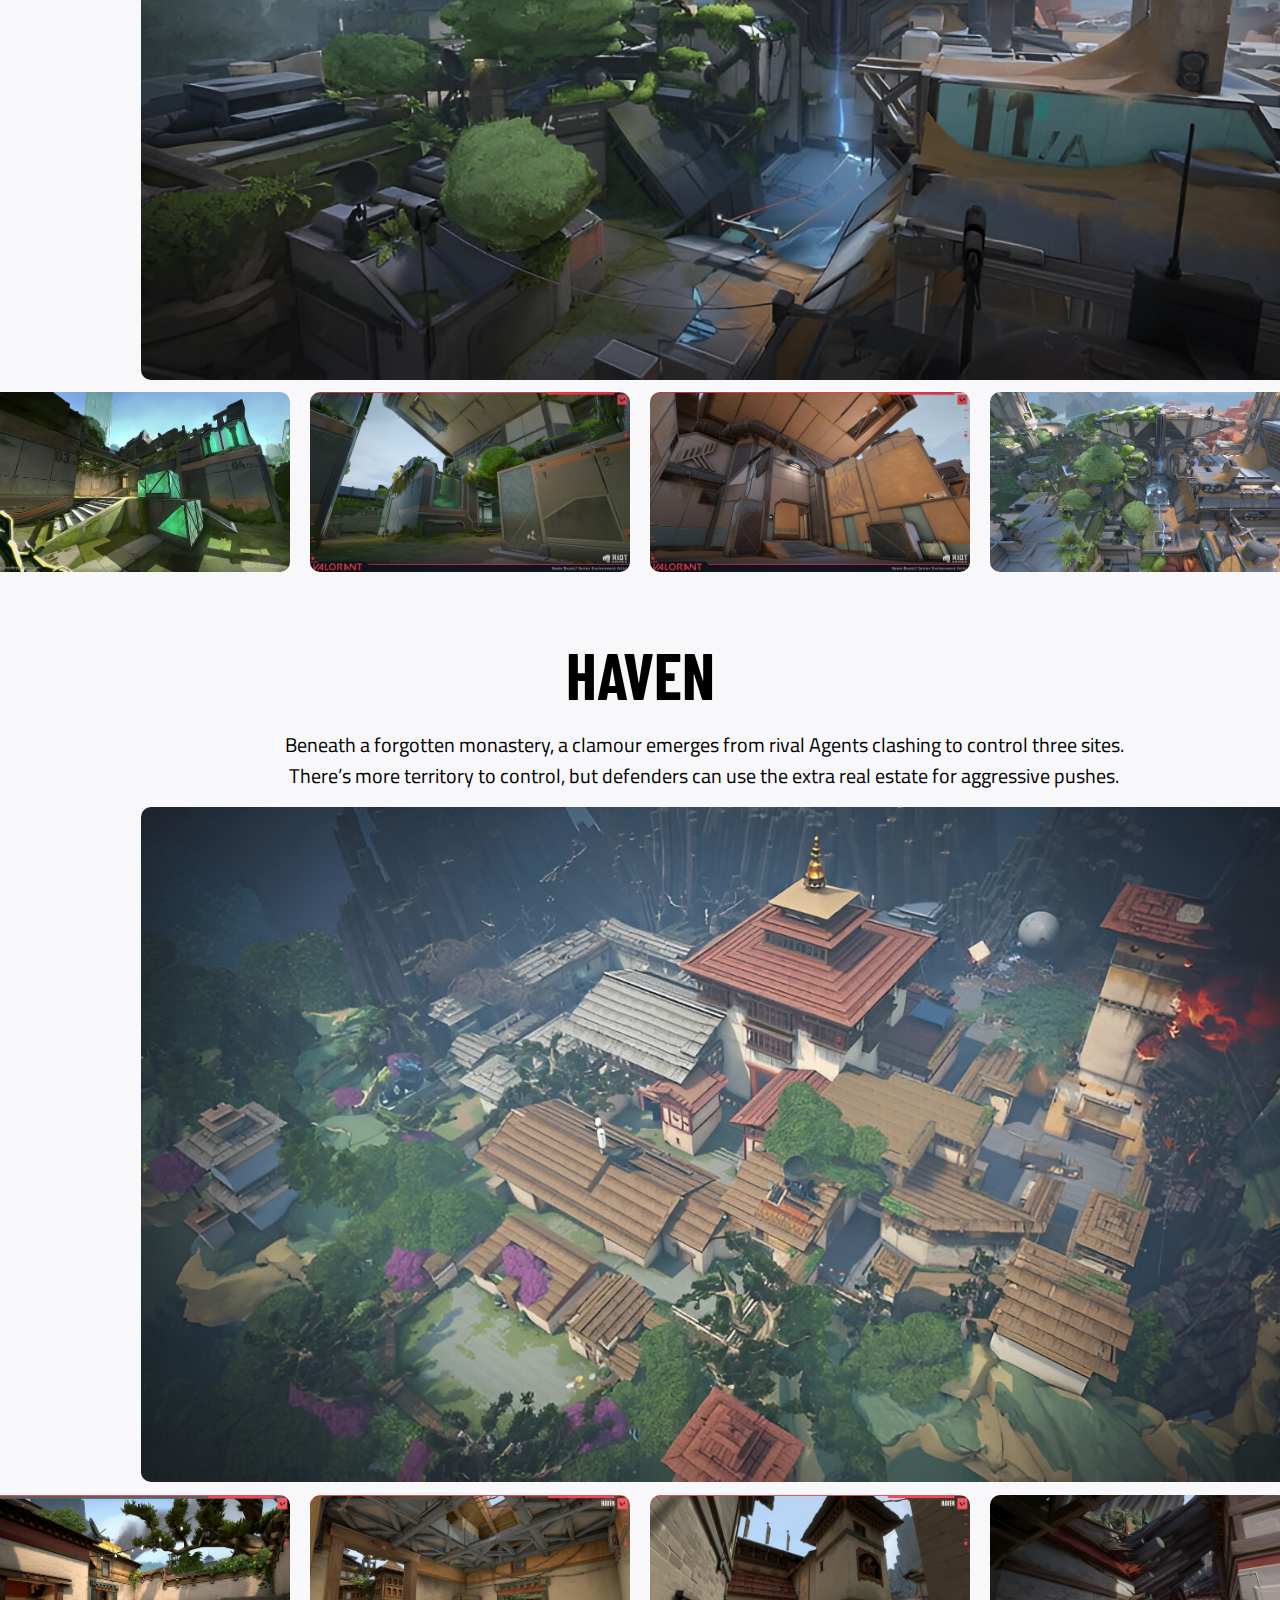
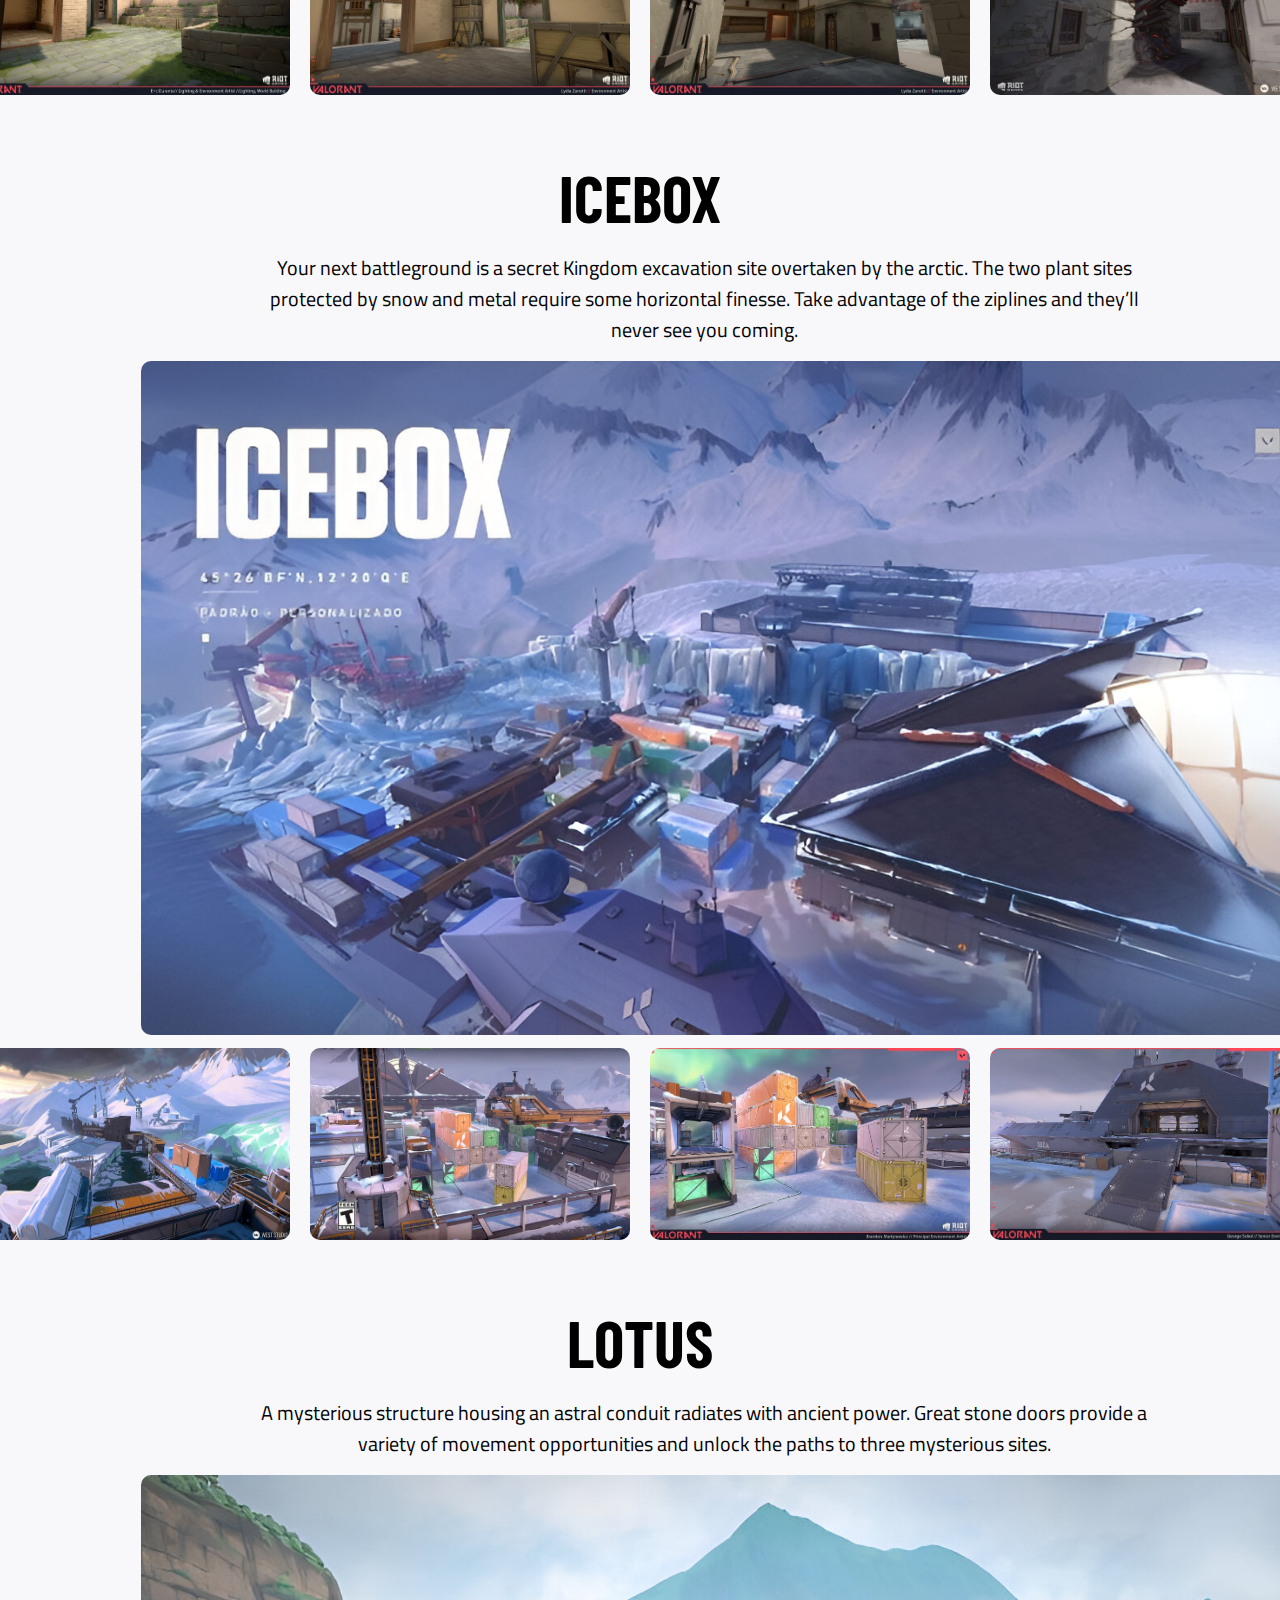
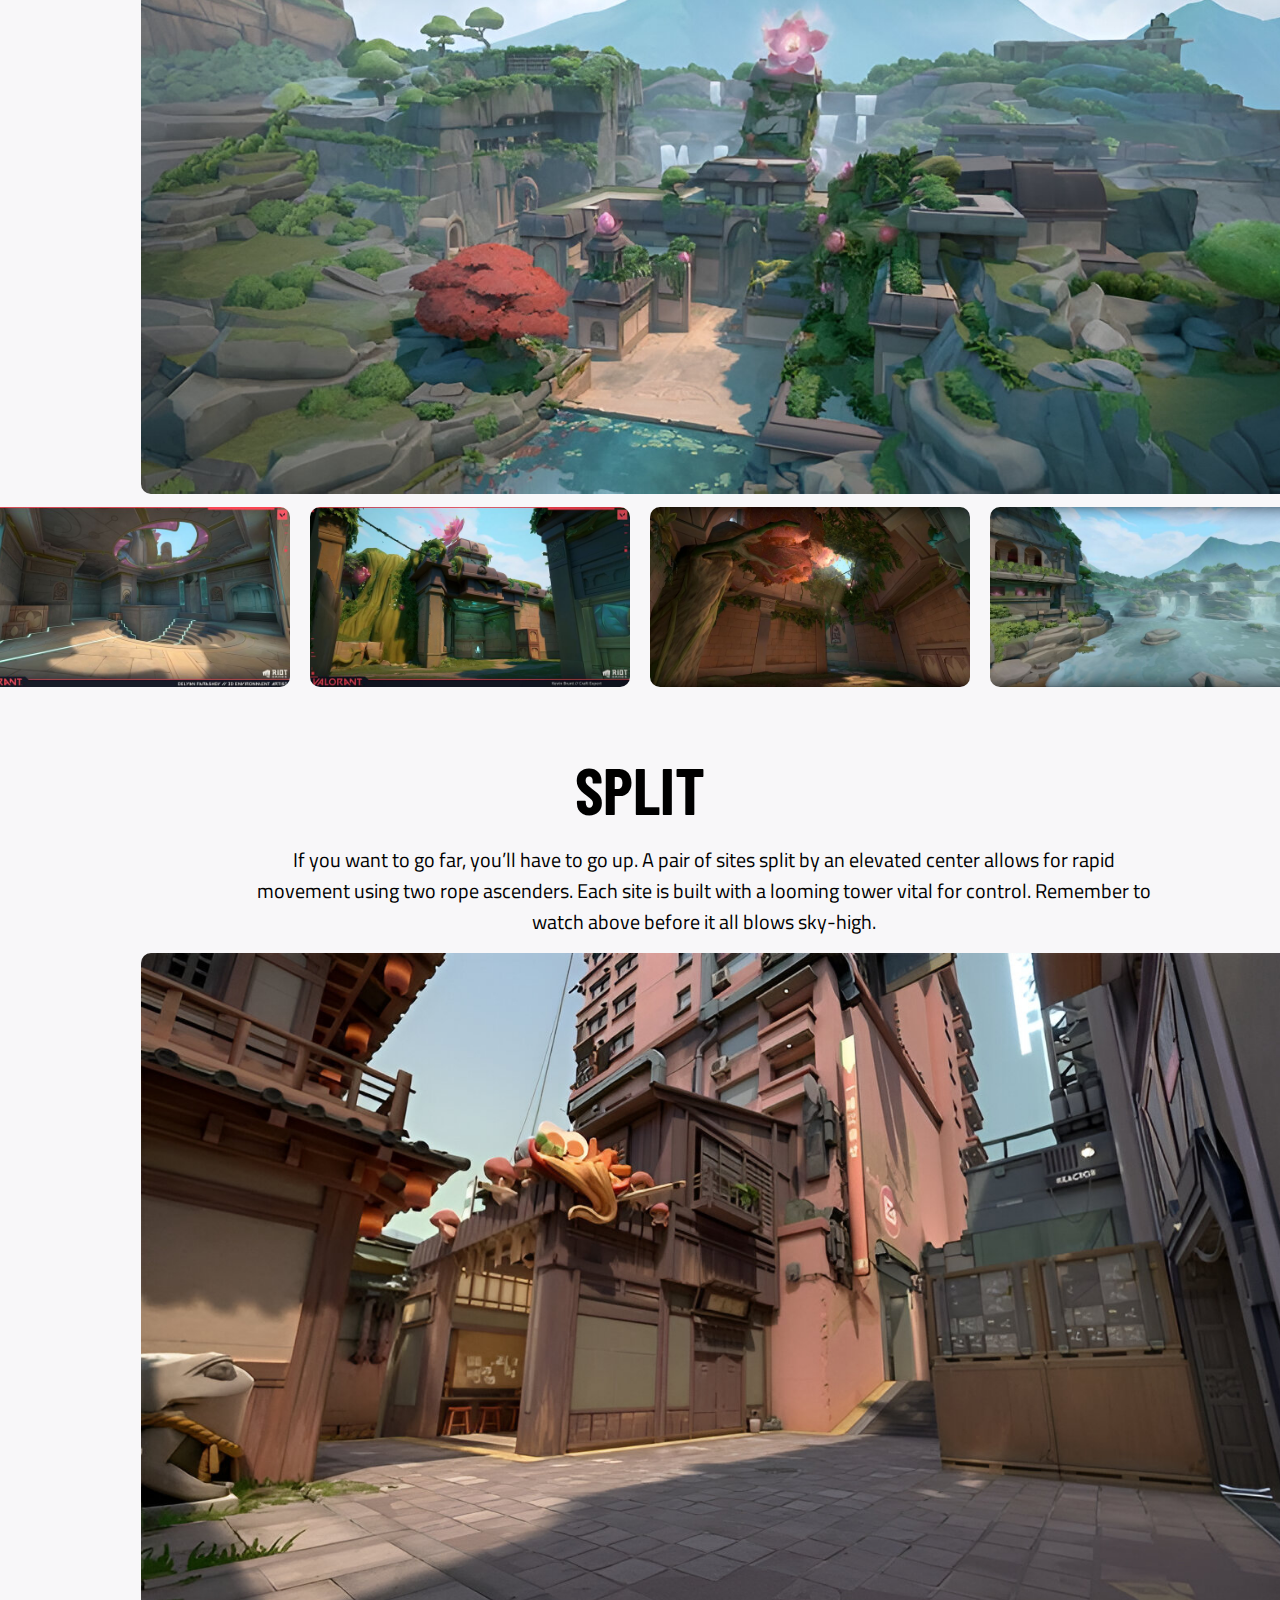
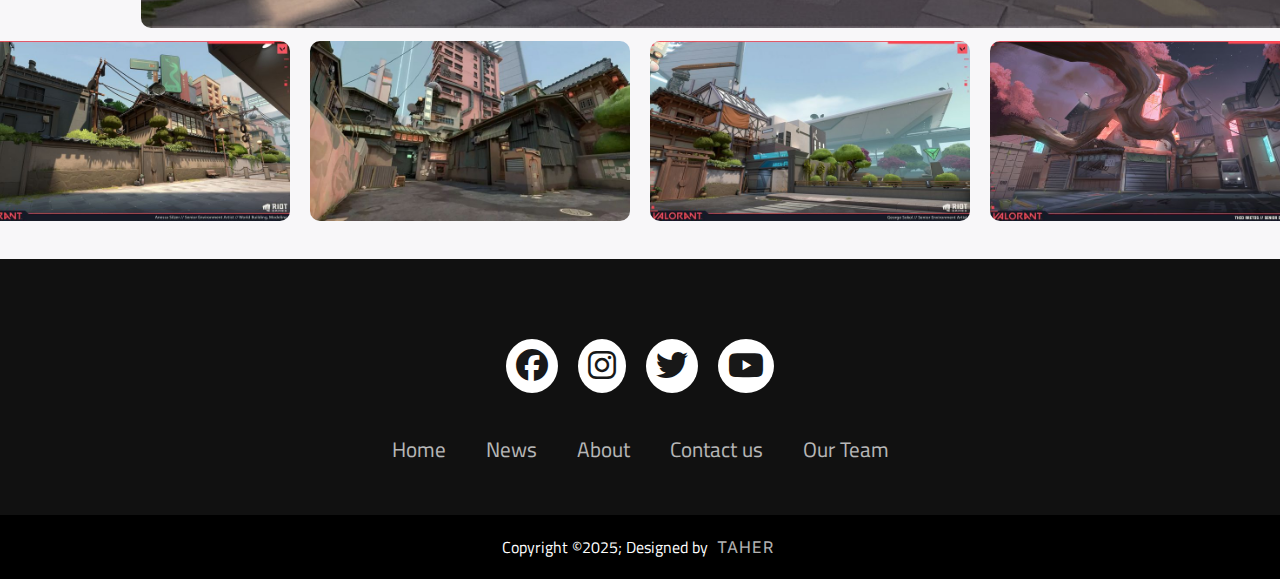
<file: Maps.html>
<!DOCTYPE html>
<html lang="en">
  <head>
    <meta charset="UTF-8" />
    <meta name="viewport" content="width=device-width, initial-scale=1.0" />
    <!--Linking the CSS stylesheet-->
    <link rel="stylesheet" href="Maps.css" />
    <!--importing the font awesome icons-->
    <link
      rel="stylesheet"
      href="https://cdnjs.cloudflare.com/ajax/libs/font-awesome/6.7.2/css/all.min.css"
      integrity="sha512-Evv84Mr4kqVGRNSgIGL/F/aIDqQb7xQ2vcrdIwxfjThSH8CSR7PBEakCr51Ck+w+/U6swU2Im1vVX0SVk9ABhg=="
      crossorigin="anonymous"
      referrerpolicy="no-referrer"
    />
    <!--Page Title-->
    <title>Maps</title>
    <!--adding a shortcut icon on the page-->
    <link rel="Shortcut icon" href="images/logo.jpg" />
  </head>
  <body>
    <!--Navigation Bar-->
    <nav>
      <ul>
        <li><a href="index.html">HOME</a></li>
        <li><a href="Agents.html">AGENTS</a></li>
        <li><a href="Maps.html">MAPS</a></li>
        <li><a href="Creative-team.html">CREATIVE TEAM</a></li>
        <li><a href="Reviews.html">REVIEWS</a></li>
      </ul>
    </nav>
    <!--Navigation Bar Heading-->
    <div class="heading-div">
      <h1>VALORANT</h1>
    </div>
    <!--container holding the main content of the pahe-->
    <div class="map-container">
      <!--each "list" container holds a map image and its mini map image-->
      <div class="list">
        <h2>SUNSET</h2>
        <p>
          A disaster at a local kingdom facility threatens to engulf the whole
          neighborhood. Stop at your favorite food truck then fight across the
          city in this traditional three lane map.
        </p>
        <!--map image-->
        <img src="images/sunsett.jpg" alt="" />
      </div>
      <!--mini map container-->
      <div class="mini-map_container">
        <!--mini map images-->
        <img src="images/sunsett pic1.jpg" alt="" />
        <img src="images/sunset pic 2.jpg" alt="" />
        <img src="images/sunset pic3.jpg" alt="" />
        <img src="images/bonus pic.jpg" alt="" />
      </div>

      <div class="list">
        <h2>BREEZE</h2>
        <p>
          Take in the sights of historic ruins or seaside caves on this tropical
          paradise. But bring some cover. You'll need them for the wide open
          spaces and long range engagements. Watch your flanks and this will be
          a Breeze.
        </p>
        <img src="images/breeze.jpg" alt="" />
      </div>
      <div class="mini-map_container">
        <img src="images/breeze pic1.jpg" alt="" />
        <img src="images/breeze pic 2.jpg" alt="" />
        <img src="images/breeze pic3.jpg" alt="" />
        <img src="images/breeze pic4.jpg" alt="" />
      </div>

      <div class="list">
        <h2>BIND</h2>
        <p>
          Two sites. No middle. Gotta pick left or right. What’s it going to be
          then? Both offer direct paths for attackers and a pair of one-way
          teleporters make it easier to flank.
        </p>
        <img src="images/bind.jpg" alt="" />
      </div>
      <div class="mini-map_container">
        <img src="images/bind pic1.jpg" alt="" />
        <img src="images/bind pic2.jpg" alt="" />
        <img src="images/bind pic3.jpg" alt="" />
        <img src="images/bind pic4.jpg" alt="" />
      </div>

      <div class="list">
        <h2>ASCENT</h2>
        <p>
          An open playground for small wars of position and attrition divide two
          sites on Ascent. Each site can be fortified by irreversible bomb
          doors; once they’re down, you’ll have to destroy them or find another
          way. Yield as little territory as possible.
        </p>
        <img src="images/Ascent.jpg" alt="" />
      </div>
      <div class="mini-map_container">
        <img src="images/ascent pic1.jpg" alt="" />
        <img src="images/ascent pic2.jpg" alt="" />
        <img src="images/ascent pic 3.jpg" alt="" />
        <img src="images/ascent pic4.jpg" alt="" />
      </div>

      <div class="list">
        <h2>PEARL</h2>
        <p>
          Attackers push down into the Defenders on this two-site map set in a
          vibrant, underwater city. Pearl is a geo-driven map with no mechanics.
          Take the fight through a compact mid or the longer range wings in our
          first map set in Omega Earth.
        </p>
        <img src="images/pearl.jpg" alt="" />
      </div>
      <div class="mini-map_container">
        <img src="images/pearl pic1.jpg" alt="" />
        <img src="images/pearl pic2.jpg" alt="" />
        <img src="images/pearl pic3.jpg" alt="" />
        <img src="images/pearl pic4.jpg" alt="" />
      </div>

      <div class="list">
        <h2>FRACTURE</h2>
        <p>
          A top secret research facility split apart by a failed radianite
          experiment. With defender options as divided as the map, the choice is
          yours: meet the attackers on their own turf or batten down the hatches
          to weather the assault.
        </p>
        <img src="images/fracture.jpg" alt="" />
      </div>
      <div class="mini-map_container">
        <img src="images/fracture pic1.jpg" alt="" />
        <img src="images/fracture pic2.jpg" alt="" />
        <img src="images/fracture pic3.jpg" alt="" />
        <img src="images/fracture pic4.jpg" alt="" />
      </div>

      <div class="list">
        <h2>HAVEN</h2>
        <p>
          Beneath a forgotten monastery, a clamour emerges from rival Agents
          clashing to control three sites. There’s more territory to control,
          but defenders can use the extra real estate for aggressive pushes.
        </p>
        <img src="images/haven.jpg" alt="" />
      </div>
      <div class="mini-map_container">
        <img src="images/haven pic1.jpg" alt="" />
        <img src="images/haven pic2.jpg" alt="" />
        <img src="images/haven pic3.jpg" alt="" />
        <img src="images/haven pic4.jpg" alt="" />
      </div>

      <div class="list">
        <h2>ICEBOX</h2>
        <p>
          Your next battleground is a secret Kingdom excavation site overtaken
          by the arctic. The two plant sites protected by snow and metal require
          some horizontal finesse. Take advantage of the ziplines and they’ll
          never see you coming.
        </p>
        <img src="images/icebox.jpg" alt="" />
      </div>
      <div class="mini-map_container">
        <img src="images/icebox pic1.jpg" alt="" />
        <img src="images/icebox pic2.jpg" alt="" />
        <img src="images/icebox pic 3.jpg" alt="" />
        <img src="images/icebox pic4.jpg" alt="" />
      </div>
      <div class="list">
        <h2>LOTUS</h2>
        <p>
          A mysterious structure housing an astral conduit radiates with ancient
          power. Great stone doors provide a variety of movement opportunities
          and unlock the paths to three mysterious sites.
        </p>
        <img src="images/lotus.jpg" alt="" />
      </div>
      <div class="mini-map_container">
        <img src="images/lotus pic1.jpg" alt="" />
        <img src="images/lotus pic2.jpg" alt="" />
        <img src="images/lotus pic3.jpg" alt="" />
        <img src="images/lotus pic4.jpg" alt="" />
      </div>

      <div class="list">
        <h2>SPLIT</h2>
        <p>
          If you want to go far, you’ll have to go up. A pair of sites split by
          an elevated center allows for rapid movement using two rope ascenders.
          Each site is built with a looming tower vital for control. Remember to
          watch above before it all blows sky-high.
        </p>
        <img src="images/split.jpg" alt="" />
      </div>
      <div class="Mini-map_container">
        <img src="images/split pic1.jpg" alt="" />
        <img src="images/split pic2.jpg" alt="" />
        <img src="images/split pic3.jpg" alt="" />
        <img src="images/split pic4.jpg" alt="" />
      </div>
    </div>

    <!--Footer section-->
    <footer>
      <!--footer container-->
      <div class="footer_container">
        <!--social icons container-->
        <div class="socialIcons">
          <a href=""><i class="fa-brands fa-facebook"></i></a>
          <a href=""><i class="fa-brands fa-instagram"></i></a>
          <a href=""><i class="fa-brands fa-twitter"></i></a>
          <a href=""><i class="fa-brands fa-youtube"></i></a>
        </div>
        <!--footer nav container-->
        <div class="footer-nav">
          <ul>
            <li><a href="">Home</a></li>
            <li><a href="">News</a></li>
            <li><a href="">About</a></li>
            <li><a href="">Contact us</a></li>
            <li><a href="">Our Team</a></li>
          </ul>
        </div>
      </div>
      <!--footer bottom contianer-->
      <div class="footer-bottom">
        <p>
          Copyright &copy;2025; Designed by
          <span class="designer"> Taher</span>
        </p>
      </div>
    </footer>
  </body>
</html>
</file>
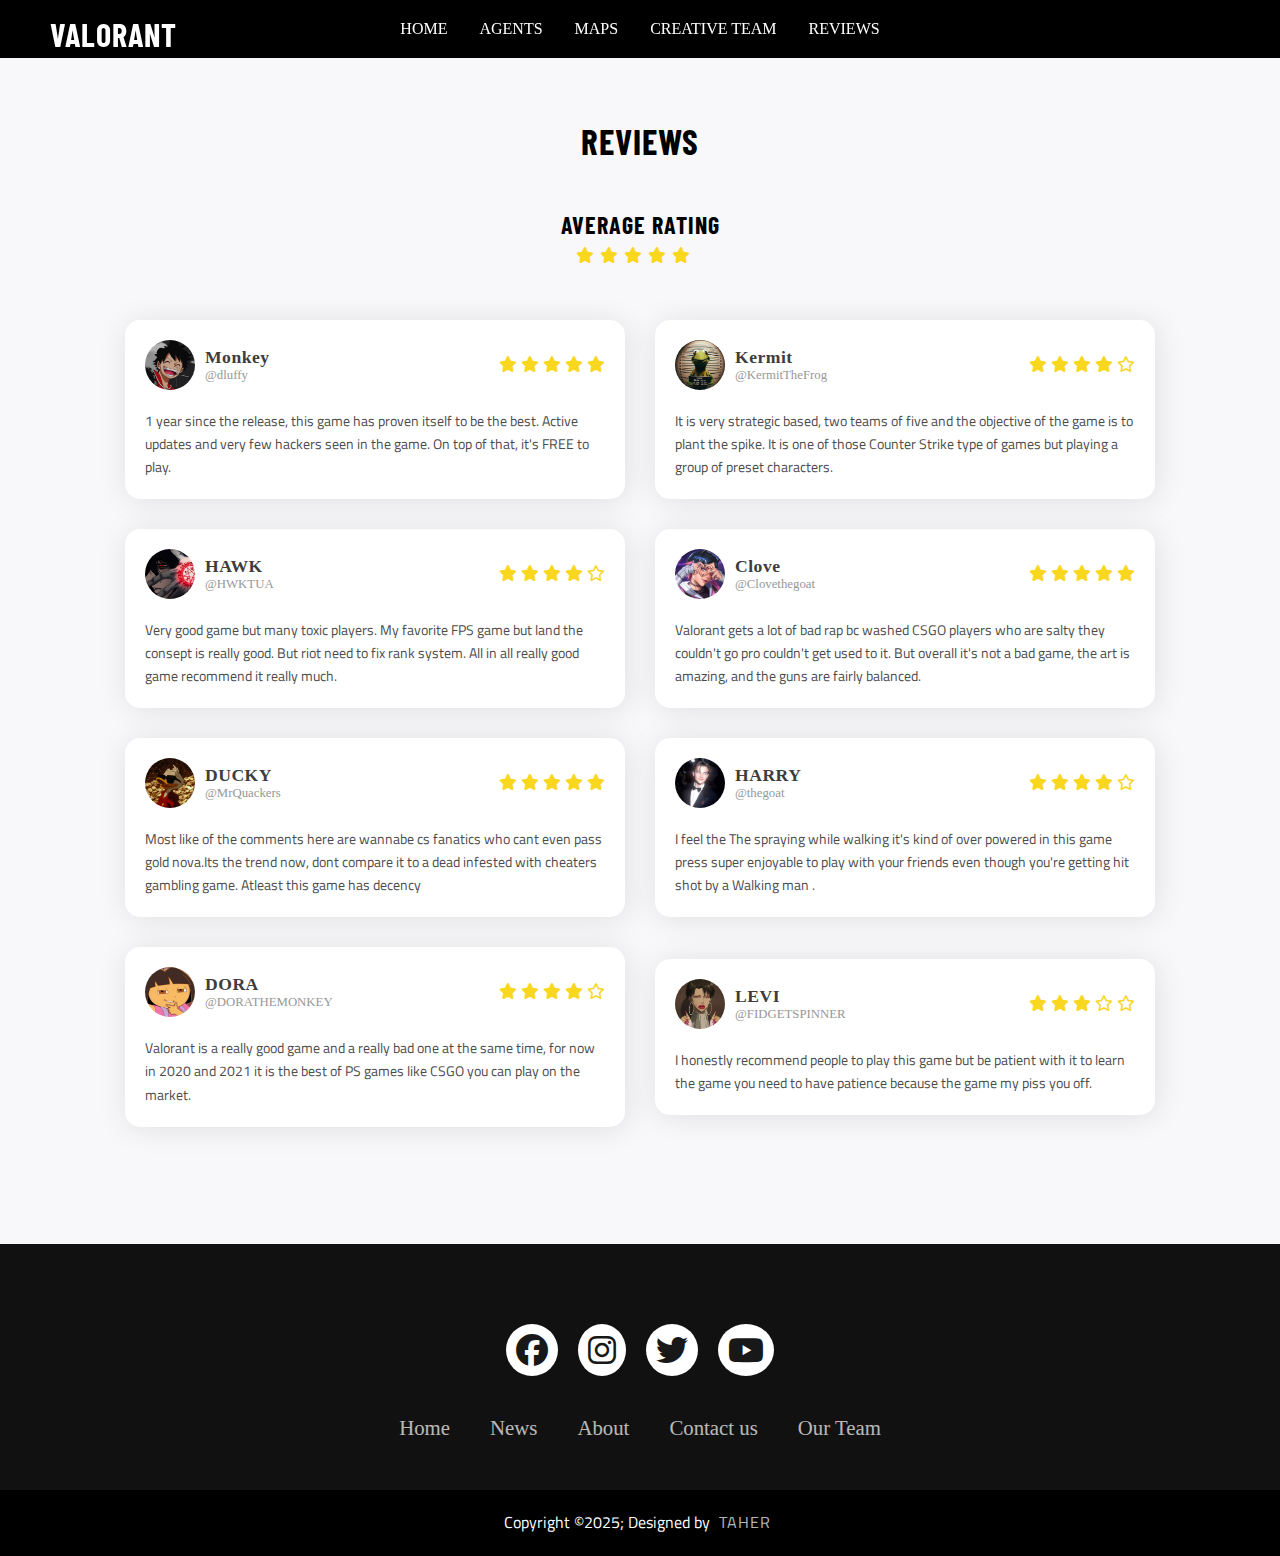
<file: Reviews.html>
<!DOCTYPE html>
<html lang="en">
  <head>
    <meta charset="UTF-8" />
    <meta name="viewport" content="width=device-width, initial-scale=1.0" />
    <!--Page title-->
    <title>Reviews</title>
    <!--Linking the CSS Stylesheet-->
    <link rel="stylesheet" href="reviews.css" />
    <!--Importing the Font Awesome Icons-->
    <link
      rel="stylesheet"
      href="https://cdnjs.cloudflare.com/ajax/libs/font-awesome/6.7.2/css/all.min.css"
      integrity="sha512-Evv84Mr4kqVGRNSgIGL/F/aIDqQb7xQ2vcrdIwxfjThSH8CSR7PBEakCr51Ck+w+/U6swU2Im1vVX0SVk9ABhg=="
      crossorigin="anonymous"
      referrerpolicy="no-referrer"
    />
    <!--adding a shortcut icon on the page-->
    <link rel="shortcut icon" href="images/logo.jpg" />
  </head>
  <body>
    <!--Navigation Bar-->
    <nav>
      <ul>
        <li><a href="index.html">HOME</a></li>
        <li><a href="Agents.html">AGENTS</a></li>
        <li><a href="Maps.html">MAPS</a></li>
        <li><a href="Creative-team.html">CREATIVE TEAM</a></li>
        <li><a href="Reviews.html">REVIEWS</a></li>
      </ul>
    </nav>
    <!--Navigation Bar Heading-->
    <div class="heading-div">
      <h1>VALORANT</h1>
    </div>
    <!--this section holds the main content of the page-->
    <section id="reviews">
      <!--Reviews heading container-->
      <div class="reviews-heading">
        <h1>Reviews</h1>
        <!--Average rating continer-->
        <div class="avg-rating">
          <h2>Average Rating</h2>
          <!--rating container holding the star icons-->
          <div class="rating">
            <i class="fas fa-star"></i>
            <i class="fas fa-star"></i>
            <i class="fas fa-star"></i>
            <i class="fas fa-star"></i>
            <i class="fas fa-star"></i>
          </div>
        </div>
      </div>
      <!--Reviews container-->
      <div class="reviews-container">
        <!-- Each "review1" container holds a review box-->
        <div class="review-1">
          <!--Review-top container-->
          <div class="review-top">
            <!--Profile container-->
            <div class="profile">
              <!--Profile image container-->
              <div class="profile-img">
                <img src="images/pfp6.jpg" alt="" />
              </div>
              <!--username container-->
              <div class="user-name">
                <strong>Monkey</strong>
                <span>@dluffy</span>
              </div>
              <!--comment container-->
            </div>
            <div class="comment">
              <i class="fas fa-star"></i>
              <i class="fas fa-star"></i>
              <i class="fas fa-star"></i>
              <i class="fas fa-star"></i>
              <i class="fas fa-star"></i>
            </div>
          </div>
          <!--comments container-->
          <div class="comments">
            <p>
              1 year since the release, this game has proven itself to be the
              best. Active updates and very few hackers seen in the game. On top
              of that, it's FREE to play.
            </p>
          </div>
        </div>
        <div class="review-1">
          <div class="review-top">
            <div class="profile">
              <div class="profile-img">
                <img src="images/pfp1.jpg" alt="" />
              </div>
              <div class="user-name">
                <strong>Kermit</strong>
                <span>@KermitTheFrog</span>
              </div>
            </div>
            <div class="comment">
              <i class="fas fa-star"></i>
              <i class="fas fa-star"></i>
              <i class="fas fa-star"></i>
              <i class="fas fa-star"></i>
              <i class="far fa-star"></i>
            </div>
          </div>

          <div class="comments">
            <p>
              It is very strategic based, two teams of five and the objective of
              the game is to plant the spike. It is one of those Counter Strike
              type of games but playing a group of preset characters.
            </p>
          </div>
        </div>
        <div class="review-1">
          <div class="review-top">
            <div class="profile">
              <div class="profile-img">
                <img src="images/pfp2.jpg" alt="" />
              </div>
              <div class="user-name">
                <strong>HAWK</strong>
                <span>@HWKTUA</span>
              </div>
            </div>
            <div class="comment">
              <i class="fas fa-star"></i>
              <i class="fas fa-star"></i>
              <i class="fas fa-star"></i>
              <i class="fas fa-star"></i>
              <i class="far fa-star"></i>
            </div>
          </div>

          <div class="comments">
            <p>
              Very good game but many toxic players. My favorite FPS game but
              land the consept is really good. But riot need to fix rank system.
              All in all really good game recommend it really much.
            </p>
          </div>
        </div>
        <div class="review-1">
          <div class="review-top">
            <div class="profile">
              <div class="profile-img">
                <img src="images/pfp3.jpg" alt="" />
              </div>
              <div class="user-name">
                <strong>Clove</strong>
                <span>@Clovethegoat</span>
              </div>
            </div>
            <div class="comment">
              <i class="fas fa-star"></i>
              <i class="fas fa-star"></i>
              <i class="fas fa-star"></i>
              <i class="fas fa-star"></i>
              <i class="fas fa-star"></i>
            </div>
          </div>

          <div class="comments">
            <p>
              Valorant gets a lot of bad rap bc washed CSGO players who are
              salty they couldn't go pro couldn't get used to it. But overall
              it's not a bad game, the art is amazing, and the guns are fairly
              balanced.
            </p>
          </div>
        </div>
        <div class="review-1">
          <div class="review-top">
            <div class="profile">
              <div class="profile-img">
                <img src="images/pfp4.jpg" alt="" />
              </div>
              <div class="user-name">
                <strong>DUCKY</strong>
                <span>@MrQuackers</span>
              </div>
            </div>
            <div class="comment">
              <i class="fas fa-star"></i>
              <i class="fas fa-star"></i>
              <i class="fas fa-star"></i>
              <i class="fas fa-star"></i>
              <i class="fas fa-star"></i>
            </div>
          </div>

          <div class="comments">
            <p>
              Most like of the comments here are wannabe cs fanatics who cant
              even pass gold nova.Its the trend now, dont compare it to a dead
              infested with cheaters gambling game. Atleast this game has
              decency
            </p>
          </div>
        </div>
        <div class="review-1">
          <div class="review-top">
            <div class="profile">
              <div class="profile-img">
                <img src="images/pfp5.jpg" alt="" />
              </div>
              <div class="user-name">
                <strong>HARRY</strong>
                <span>@thegoat</span>
              </div>
            </div>
            <div class="comment">
              <i class="fas fa-star"></i>
              <i class="fas fa-star"></i>
              <i class="fas fa-star"></i>
              <i class="fas fa-star"></i>
              <i class="far fa-star"></i>
            </div>
          </div>

          <div class="comments">
            <p>
              I feel the The spraying while walking it's kind of over powered in
              this game press super enjoyable to play with your friends even
              though you're getting hit shot by a Walking man .
            </p>
          </div>
        </div>
        <div class="review-1">
          <div class="review-top">
            <div class="profile">
              <div class="profile-img">
                <img src="images/pfp7.jpg" alt="" />
              </div>
              <div class="user-name">
                <strong>DORA</strong>
                <span>@DORATHEMONKEY</span>
              </div>
            </div>
            <div class="comment">
              <i class="fas fa-star"></i>
              <i class="fas fa-star"></i>
              <i class="fas fa-star"></i>
              <i class="fas fa-star"></i>
              <i class="far fa-star"></i>
            </div>
          </div>

          <div class="comments">
            <p>
              Valorant is a really good game and a really bad one at the same
              time, for now in 2020 and 2021 it is the best of PS games like
              CSGO you can play on the market.
            </p>
          </div>
        </div>
        <div class="review-1">
          <div class="review-top">
            <div class="profile">
              <div class="profile-img">
                <img src="images/pfp8.jpg" alt="" />
              </div>
              <div class="user-name">
                <strong>LEVI</strong>
                <span>@FIDGETSPINNER</span>
              </div>
            </div>
            <div class="comment">
              <i class="fas fa-star"></i>
              <i class="fas fa-star"></i>
              <i class="fas fa-star"></i>
              <i class="far fa-star"></i>
              <i class="far fa-star"></i>
            </div>
          </div>

          <div class="comments">
            <p>
              I honestly recommend people to play this game but be patient with
              it to learn the game you need to have patience because the game my
              piss you off.
            </p>
          </div>
        </div>
      </div>
    </section>

    <!--Footer section-->
    <footer>
      <!--footer container-->
      <div class="footer_container">
        <!--social icons container-->
        <div class="socialIcons">
          <a href=""><i class="fa-brands fa-facebook"></i></a>
          <a href=""><i class="fa-brands fa-instagram"></i></a>
          <a href=""><i class="fa-brands fa-twitter"></i></a>
          <a href=""><i class="fa-brands fa-youtube"></i></a>
        </div>
        <!--footer nav container-->
        <div class="footer-nav">
          <ul>
            <li><a href="">Home</a></li>
            <li><a href="">News</a></li>
            <li><a href="">About</a></li>
            <li><a href="">Contact us</a></li>
            <li><a href="">Our Team</a></li>
          </ul>
        </div>
      </div>
      <!--footer bottom contianer-->
      <div class="footer-bottom">
        <p>
          Copyright &copy;2025; Designed by
          <span class="designer"> Taher</span>
        </p>
      </div>
    </footer>
  </body>
</html>
</file>
<file: Agents.css>
@import url('https://fonts.googleapis.com/css2?family=Barlow+Condensed:wght@700&family=Rajdhani:wght@600&display=swap');
@import url('https://fonts.googleapis.com/css2?family=Titillium+Web:wght@400;600&family=Inter:wght@400;500&display=swap');

/*This resets the margins and padding and adds box sizing to all the elements*/
*{
  box-sizing: border-box;
  margin: 0;
  padding: 0;
}
/*Setting the background color for the page and font family, as well as preventing horizontal scroll
and adding top padding for the navigation bar*/
html, body {
  background-color: #ffffff;
  overflow-x: hidden;
  margin: 0;
  padding: 0;
  padding-top: 80px;
}
/*Giving the images, and video a specific width, and height to match the width, so that all the images and videos are responsive*/
img, video {
  max-width: 100%;
  height: auto;
  display: block;
}
/*applying font family and making text look pretty*/
h1, h2{
    font-family: 'Barlow Condensed', sans-serif;
    font-weight: 700;
    letter-spacing: 1px; 
    text-transform: uppercase; 
}
/*applying font family and making text look pretty*/
body, p, .P3-P, .P4-p, .P5-p {
    font-family: 'Titillium Web', sans-serif;
    font-weight: 400;
    line-height: 1.6; /* Better readability */
}
/*This is the styling for the navigation bar to the top of the page*/
nav {
  background-color: #000000; /*background color*/
  box-shadow: 0 10px 10px rgba(255, 255, 255, 0.055);/*a soft shadow*/
  position: fixed; /* keeping the navigation bar in its place when scrolling*/
  top: 0;
  left: 0; 
  width: 100%; 
  z-index: 1000; /*this makes sure the navigation bar is above all the other content in the page*/
  padding: 20px 0;
}

/*Styling the navigation bar list*/
nav ul {
  list-style: none; /*removing the bullet points from the list*/
  display: flex; 
  justify-content: center; /*centering the content*/
  align-items: center;
  flex-wrap: wrap; /*this allows the items to wrap*/
}
/*adding spaces between the navigation list items*/
nav ul li {
  margin: 0 1rem;
}

/*styling the navigation bar links*/
nav ul li a {
  text-decoration: none; /*removing the links underline*/
  color: #fff; /*text color*/
  font-weight: 500; 
  font-size: 16px;
  transition: color 0.3s ease, transform 0.3s ease; 
}
/*adding hover effects to the links*/
nav ul li a:hover {
  text-decoration: underline; /*this adds a underline to the text when its hovered*/
  color: #ff0000; /*text color changes*/
  transform: translateY(-2px); /*this moves the link up slightly*/
}

/*this changes the color of the link when its pressed*/
nav ul li a:active {
  color: #D100D1;
}
/*Styling for the position of the heading on the navigation bar*/
.heading-div h1 {
  cursor: pointer;
  font-size: 32px;
  color: #fff;
  position: fixed;
  top: 15px; 
  left: 50px; 
  z-index: 1001; 
  
}



  /*container for the agents section*/
  .Agents-container {
    background-color: rgb(255, 255, 255); 
    padding: 0px;
    overflow: hidden;
  }
  /*this is the slider setup which has custom variables*/
  .slider {
    width: 100%;
    margin-bottom: 100px;
    --item-width: 300px; /*this is the custom variable for the item width*/
    --gap: 10px; /*this is for the gap between items*/
    --duration: 25s; /*this is for the scrolling animation speed*/
  }

/*the styling for the heading*/
  h1 {
    text-align: center; /*center alignment*/
    font-size: 100px; /*font size*/
    padding-bottom: 2rem; /*bottom padding to add space between elemets*/
  }
  /*styling of the Heading for the slider*/
  .slider h2 {
    text-align: center; /*center alignment text*/
    font-size: 44px; 
    margin-bottom: 1rem; /*adding bottom margin for space between text*/
    color: #000000; /*black color*/
  }
 /*styling for the description*/
  .description {
    text-align: center;/*center align*/ 
    font-size: 25px; 
    font-weight: 20px;
    padding-bottom: 1rem;
  }
  /*styling for the images inside the list*/
  .list img {
    width: 20rem; /*specific width*/
    height: 20rem; /*specific height*/
    object-fit: cover; /*makes the image fully cover the container*/
    border-radius: 10px; /*rounded edges*/
    cursor: pointer; /*changes the cursor into a pointer*/

  }
/*hover effects for the list*/
  .list:hover {
    transform: scale(1.15); /*makes the list slightly bigger*/
    box-shadow: 0 10px 20px rgba(255, 70, 85, 0.5); /*adds a shadow to the list when hovered*/
  }
  
  /*styling for the list*/
  .list {
    flex: 0 0 var(--item-width); /*this prevents the flex growth or shrinkage*/
    background-color: #003049;  /*dark backround color*/
    padding: 10px; /**/
    border-radius: 10px;
  }
/*styling for the container that scrolls horizontally using the animation*/
  .track {
    height: 34rem;
    display: flex;
    gap: var(--gap);
    animation: scrollLeft var(--duration) linear infinite;
  }
  /*This is the scrolling animation keyframes*/
  @keyframes scrollLeft {
    0% {
      transform: translateX(0);
    }
    100% {
      transform: translateX(calc(-1 * (var(--item-width) + var(--gap)) *var(--total-items)));
    }
  }
  
  /* Pauses the scrolling when hovered */
  .slider:hover .track {
    animation-play-state: paused;
  }
  /*styling for the paragraph inside the list*/
  .list p {
    color: white;
    font-size: 20px;
    text-align: center;
  }
  /*styling for the heading inside the list*/
  .list h4 {
    padding-bottom: 1rem;
    margin-top: 1rem;
    color: white;
    text-align: center;
    font-size: 30px;
    margin-bottom: -4%;
  }
/*styling for the footer*/
footer{
    background-color: #111;
}
/*styling for the footer contaienr*/
.footer_container{ 
    padding: 0;
    margin: 0;
    box-sizing: border-box;
    width: 100%;
    padding: 70px 30px 20px;


}
/*styling for the social icons to make them next to each other and centered*/
.socialIcons-Agents{
    display: flex;
    justify-content: center;
}
/*This is the styling for each icon link*/
.socialIcons-Agents a {
    text-decoration: none;
    padding: 10px;
    background-color: white;
    margin: 10px;
    border-radius: 50%; /*this is used to make the links have a circular button*/
}
/*This is the styling for the icon*/
.socialIcons-Agents a i {
    font-size: 2em;
    color: black;
    opacity: 0.9;
}
/*The hover effects for the icon*/
.socialIcons-Agents a:hover {
    background-color: #111;
    transition: 0.5s;
}
/*color changes on hover */
.socialIcons-Agents a:hover i{
    color: white;
    transition: 0.5s;
}
/*footer nav spacing*/
.footer-nav{
    margin: 30px 0;
}
/*Footer nav layout*/
.footer-nav ul {
    display: flex;
    justify-content: center;
    list-style-type: none;
}
/*Footer links*/
.footer-nav ul li a{
    color: white;
    margin: 20px;
    text-decoration: none;
    font-size: 1.3em;
    opacity: 0.7;
    transition: 0.5s;
}
/*Hover effect for footer links*/
.footer-nav ul li a:hover {
    opacity: 1;
}
/*Footer bottom area for the copyright*/
.footer-bottom {
    background-color: black;
    padding: 20px;
    text-align: center;
}
/*styling for the bottom area paragraph*/
.footer-bottom p {
    color: white;
}
/*this is the styling for the designer credit area*/
.designer {
    opacity: 0.7;
    text-transform: uppercase;
    letter-spacing: 1px;
    font-weight: 400;
    margin: 0px 5px;
}
/*=====================================
RESPONSIVENESS ON SMALLER SCREEN SIZES
=======================================*/
@media (max-width: 700px) {
    .footer-nav {
        flex-direction: column;
    }
    .footer-nav ul li {
        width: 100%;
        text-align: center;
        margin: 10px;
    }
    nav ul {
      flex-direction: column;
      padding: 1rem 0;
      background-color: #000000;
  }

  nav ul li {
      margin: 0.5rem 0;
  }

  .heading-div h1 {
      font-size: 24p;
      left: 20px;
      top: 10px;
  }
  .footer-nav {
      flex-direction: column;
  }
  .footer-nav ul li {
      width: 100%;
      text-align: center;
      margin: 10px;
  }
  .socialIcons {
      margin-top: 440%;
  }
  .heading-div h1 {
    margin-top: 0%;
    font-size: 1.5rem;
  }
  h1{
    margin-top: 30%;
  }
  #slider{
    width: 100%;
    margin: 1rem 0;
    margin-bottom: -50%;
}

.list {
  height: 32rem;
}
}
</file>
<file: creative.team.css>
/*importing family fonts*/
@import url('https://fonts.googleapis.com/css2?family=Barlow+Condensed:wght@700&family=Rajdhani:wght@600&display=swap');
@import url('https://fonts.googleapis.com/css2?family=Titillium+Web:wght@400;600&family=Inter:wght@400;500&display=swap');

/*This resets the margins and padding and adds box sizing to all the elements*/
*{
    box-sizing: border-box;
    margin: 0;
    padding: 0;
}
/*Setting the background color for the page and font family, as well as preventing horizontal scroll
and adding top padding for the navigation bar*/
html, body {
    background-color: #ffffff;
    color: black;
    overflow-x: hidden;
    margin: 0;
    padding: 0;
    padding-top: 20px;
    font-family:Arial, Helvetica, sans-serif
}
/*applying font family and making text look pretty*/
h1, h2{
    font-family: 'Barlow Condensed', sans-serif;
    font-weight: 700;
    letter-spacing: 1px; 
    text-transform: uppercase; 
}
/*applying font family and making text look pretty*/
body, p{
    font-family: 'Titillium Web', sans-serif;
    font-weight: 400;
    line-height: 1.6; /* Better readability */
}
/*Giving the images, and video a specific width, and height to match the width, so that all the images and videos are responsive*/
img, video {
    max-width: 100%;
    height: auto;
    display: block;
}
/*This is the styling for the navigation bar to the top of the page*/
nav {
    background-color: #000000;
    box-shadow: 0 10px 10px rgba(255, 255, 255, 0.055);/*a soft shadow*/
    position: fixed;  /* keeping the navigation bar in its place when scrolling*/
    top: 0;
    left: 0; 
    width: 100%; 
    z-index: 1000;/*this makes sure the navigation bar is above all the other content in the page*/
    padding: 20px 0;
}

/*Styling the navigation bar list*/
nav ul {
  list-style: none; /*removing the bullet points from the list*/
  display: flex; 
  justify-content: center; /*centering the content*/
  align-items: center;
  flex-wrap: wrap; /*this allows the items to wrap*/
}
/*adding spaces between the navigation list items*/
nav ul li {
    margin: 0 1rem;
}

/*styling the navigation bar links*/
nav ul li a {
  text-decoration: none; /*removing the links underline*/
  color: #fff; /*text color*/
  font-weight: 500; 
  font-size: 16px;
  transition: color 0.3s ease, transform 0.3s ease; 
}
/*adding hover effects to the links*/
nav ul li a:hover {
  text-decoration: underline; /*this adds a underline to the text when its hovered*/
  color: #ff0000; /*text color changes*/
  transform: translateY(-2px); /*this moves the link up slightly*/
}

/*this changes the color of the link when its pressed*/
nav ul li a:active {
  color: #D100D1;
}
/*Styling for the position of the heading on the navigation bar*/
.heading-div h1 {
  cursor: pointer;
  font-size: 32px;
  color: #fff;
  position: fixed;
  top: 15px; 
  left: 50px; 
  z-index: 1001; 
  
}
/*Container for layout alignment*/
.container{
    max-width: 1170px;
    margin: auto;
}
/*contianer foe section titles*/
.section-title{
    width: 100%; 
    padding: 0 15px; /*this is to add horizontal spacing*/
    text-align: center;
    margin-bottom: 60px; /*adds space below the title */
}
/*styling for the header inside the section container*/
.section-title h2 {
    font-size: 55px;
    text-transform: capitalize;
    font-weight: 700; 
}
/*styling for the span inside the heading*/
.section-title h2 span {
    color: var(--pink);
}
/*styling the container with a flex row*/
.row{
    display: flex;
    flex-wrap: wrap;
}
/*main team section contianer*/
.team {
    background-color: var(--pink-light);
    min-height: 100vh;
    padding: 80px 0 ;
}
/*styling for all the images*/
img{
    border-radius: 20px;
    max-width: 100%;
    vertical-align: middle;
    height: 25rem;
}
/*styling for the card for each team member*/ 
.team-item {
    border-radius: 20px;
    width: calc((100% / 3) - 30px); /*this allows 3 items per row with proper spacing*/
    margin: 0 15px 30px; /*adding horizontal and bottom margins*/
    position: relative; 
    transition: box-shadow 0.5s ease; /*this adds a smooth shadow when hovered*/
}
/*shadow hover effect around the team car*/
.team-item:hover {
        box-shadow: 0 0 15px #b7a6ce; }

/*Styling for the iamge inside the card*/
.team-item img {
    width: calc(100% - 60px); /*This allows space for the social icons*/
    position: relative;
    z-index: 1; /*allows the image to be behind the name*/
    transition: transform 0.5s ease; /*this allows for a smooth movement effect when hovered*/
}
/*this slides the image to the right when hovered*/
.team-item:hover img {
    transform: translate(60px);
}
/*This is for the team member's names inside the container*/
.team-item h3 {
    position: absolute;
    background-color: #ffffff;
    right: 0;
    bottom: 15px;
    padding: 4px;
    border-radius: 4px;
    color: #000000;
    font-size: 18px;
    font-weight: 600;
    text-transform: capitalize;
    z-index: 2;
    transition: right 0.5s ease;
    margin-left: 75px;
}
/*hover effect for the names inside the container*/
.team-item:hover h3 {
    right: 15px;
}
/*styling for the roles*/
.team-item h3 span {
    display: block;
    font-size: 16px;
    font-weight: 400;
    color: #525252;
}
/*styling for the social icons contianer inside the team card*/
.team-item .social-icons {
    position: absolute;
    left: 0;
    top: 0;
    width: 60px;
    height: 100%;
    display: flex;
    flex-wrap: wrap;
    justify-content: center;
    align-content: center;
    transform: translateX(100%);
    opacity: 0;
    transition: all 0.5s ease;
}
/*adding hover effects so that the social icons appear when hovered*/
.team-item:hover .social-icons {
    transform: translateX(0%);
    opacity: 1;
}
/*Styling for each link inside the social icons contianer*/
.team-item .social-icons a{
    display: block;
    height: 35px;
    width: 35px;
    line-height: 35px;
    font-size: 20px;
    color: #777777;
    border: 1px solid #777777;
    border-radius: 50%;
    margin: 3px 0;
    text-align: center;
    transition: all 0.5s ease;
}
/*adding hover effects for when the links are hovered*/
.team-item .social-icons a:hover {
    color: #0A1045 ;
    border-color: rgb(0, 0, 0);

}

/*styling for the footer*/
footer{
    background-color: #111;
}
/*styling for the footer contaienr*/
.footer_container{ 
    padding: 0;
    margin: 0;
    box-sizing: border-box;
    width: 100%;
    padding: 70px 30px 20px;


}
/*Styling for the social icons to make them next to eacj other and centered*/
.socialIcons{
    display: flex;
    justify-content: center;
}
/*this is the styling for each icon link*/
.socialIcons a {
    text-decoration: none;
    padding: 10px;
    background-color: white;
    margin: 10px;
    border-radius: 50%;
}
/*This is the styling for the icon*/
.socialIcons a i {
    font-size: 2em;
    color: black;
    opacity: 0.9;
}
/*The hover effects for the icon*/
.socialIcons a:hover {
    background-color: #111;
    transition: 0.5s;
}
/*color changes when hovered*/
.socialIcons a:hover i{
    color: white;
    transition: 0.5s;
}
/*footer nav spacing*/
.footer-nav{
    margin: 30px 0;
}
/*footer nav layout*/
.footer-nav ul {
    display: flex;
    justify-content: center;
    list-style-type: none;
}
/*Footer links*/
.footer-nav ul li a{
    color: white;
    margin: 20px;
    text-decoration: none;
    font-size: 1.3em;
    opacity: 0.7;
    transition: 0.5s;
}
/*Hover effects for footer links*/
.footer-nav ul li a:hover {
    opacity: 1;
}
/*Footer bottom area for the copyright*/
.footer-bottom {
    background-color: black;
    padding: 20px;
    text-align: center;
}
/*stytling for the bottom area paragraph*/
.footer-bottom p {
    color: white;
}
/*this is the styling for the designer credit area*/
.designer {
    opacity: 0.7;
    text-transform: uppercase;
    letter-spacing: 1px;
    font-weight: 400;
    margin: 0px 5px;
}

/*=====================================
RESPONSIVENESS ON SMALLER SCREEN SIZES
=======================================*/
@media (max-width: 700px) {
    .footer-nav {
        flex-direction: column;
    }
    .footer-nav ul li {
        width: 100%;
        text-align: center;
        margin: 10px;
    }
    nav ul {
      flex-direction: column;
      padding: 1rem 0;
      background-color: #000000;
  }

  nav ul li {
      margin: 0.5rem 0;
  }

  .heading-div h1 {
      font-size: 24p;
      left: 20px;
      top: 10px;
  }
  .footer-nav {
      flex-direction: column;
  }
  .footer-nav ul li {
      width: 100%;
      text-align: center;
      margin: 10px;
  }
  .heading-div h1 {
    margin-top: 0%;
    font-size: 1.5rem;
  }

  h2{
    margin-top: 25%;
  }
}

@media(max-width: 991px) {
    .team-item{
        width: calc(50% - 30px);
    }
}

@media(max-width: 575px) {
    .team-item{
        width: calc(0% - 30px);
    }
}
</file>
<file: Maps.css>
@import url('https://fonts.googleapis.com/css2?family=Barlow+Condensed:wght@700&family=Rajdhani:wght@600&display=swap');
@import url('https://fonts.googleapis.com/css2?family=Titillium+Web:wght@400;600&family=Inter:wght@400;500&display=swap');
/*This resets the margins and padding and adds box sizing to all the elements*/
*{
    box-sizing: border-box;
    margin: 0;
    padding: 0;
}
/*Setting the background color for the page and font family, as well as preventing horizontal scroll
and adding top padding for the navigation bar*/
html, body {
  font-family: 'Titillium web', sans-serif;
    background-color: #F8F7F9;
    overflow-x: hidden;
    margin: 0;
    padding: 0;
    padding-top: 80px;
}
h1, h2, h3 {
  font-family: 'Barlow Condensed', sans-serif;
}

/*Giving the images, and video a specific width, and height to match the width, so that all the images and videos are responsive*/
img, video {
    max-width: 100%;
    height: auto;
    display: block;
}

/*This is the styling for the navigation bar to the top of the page*/
nav {
  background-color: #000000; /*background color*/
  box-shadow: 0 10px 10px rgba(255, 255, 255, 0.055);/*a soft shadow*/
  position: fixed; /* keeping the navigation bar in its place when scrolling*/
  top: 0;
  left: 0; 
  width: 100%; 
  z-index: 1000; /*this makes sure the navigation bar is above all the other content in the page*/
  padding: 20px 0;
}

/*Styling the navigation bar list*/
nav ul {
  list-style: none; /*removing the bullet points from the list*/
  display: flex; 
  justify-content: center; /*centering the content*/
  align-items: center;
  flex-wrap: wrap; /*this allows the items to wrap*/
}
/*adding spaces between the navigation list items*/
nav ul li {
  margin: 0 1rem;
}

/*styling the navigation bar links*/
nav ul li a {
  font-family: 'Titillium web', sans-serif;
  text-decoration: none; /*removing the links underline*/
  color: #fff; /*text color*/
  font-weight: 500; 
  font-size: 16px;
  transition: color 0.3s ease, transform 0.3s ease; 
}

/*adding hover effects to the links*/
nav ul li a:hover {
  text-decoration: underline; /*this adds a underline to the text when its hovered*/
  color: #ff0000; /*text color changes*/
  transform: translateY(-2px); /*this moves the link up slightly*/
}

/*this changes the color of the link when its pressed*/
nav ul li a:active {
  color: #D100D1;
}
/*Styling for the position of the heading on the navigation bar*/
.heading-div h1 {
  cursor: pointer;
  font-size: 32px;
  color: #fff;
  position: fixed;
  top: 15px; 
  left: 50px; 
  z-index: 1001; 
  
}

 /*styling for the heading inside the list container*/
  .list h2 {
    text-align: center;
    font-weight: 20px;
    font-size: 4rem;
    padding-bottom: 1rem;
  }
    /*styling for the paragraph inside the list container*/
  .list p {
    margin-left: 16rem;
    text-align: center;
    font-size: 20px;
    width: 70%;
    padding-bottom: 1rem;
  }
  /*styling for the images inside the list contianer*/
  .list img {
    border-radius: 10px;
    margin-left: 11%;
    width: 1200px;
    margin-bottom: 1%;
  }
    /*styling for the mini-map container*/
.mini-map_container {
    display: flex;
    gap: 20px;
    justify-content: center; 
    padding-bottom: 4rem;
}
/*styling for the images inside the mini-map container*/
.mini-map_container img {
    width: 20rem;
    border-radius: 10px;
    z-index: 1;
}
/*styling for the image inside the Mini-map container*/
.Mini-map_container img {
    width: 20rem;
    border-radius: 10px;
    z-index: 1;
    margin-bottom: 3%;
}
/*styling for the mini-map container*/
.Mini-map_container {
    display: flex;
    gap: 20px;
    justify-content: center; 
}

/*styling for the footer*/
footer{
    background-color: #111;
}
/*styling for the footer contaienr*/
.footer_container{ 
    padding: 0;
    margin: 0;
    box-sizing: border-box;
    width: 100%;
    padding: 70px 30px 20px;


}
/*Styling for the social icons to make them next to eacj other and centered*/
.socialIcons{
    display: flex;
    justify-content: center;
}
/*this is the styling for each icon link*/
.socialIcons a {
    text-decoration: none;
    padding: 10px;
    background-color: white;
    margin: 10px;
    border-radius: 50%;
}
/*This is the styling for the icon*/
.socialIcons a i {
    font-size: 2em;
    color: black;
    opacity: 0.9;
}
/*The hover effects for the icon*/
.socialIcons a:hover {
    background-color: #111;
    transition: 0.5s;
}
/*color changes when hovered*/
.socialIcons a:hover i{
    color: white;
    transition: 0.5s;
}
/*footer nav spacing*/
.footer-nav{
    margin: 30px 0;
}
/*footer nav layout*/
.footer-nav ul {
    display: flex;
    justify-content: center;
    list-style-type: none;
}
/*Footer links*/
.footer-nav ul li a{
    color: white;
    margin: 20px;
    text-decoration: none;
    font-size: 1.3em;
    opacity: 0.7;
    transition: 0.5s;
}
/*Hover effects for footer links*/
.footer-nav ul li a:hover {
    opacity: 1;
}
/*Footer bottom area for the copyright*/
.footer-bottom {
    background-color: black;
    padding: 20px;
    text-align: center;
}
/*stytling for the bottom area paragraph*/
.footer-bottom p {
    color: white;
}
/*this is the styling for the designer credit area*/
.designer {
    opacity: 0.7;
    text-transform: uppercase;
    letter-spacing: 1px;
    font-weight: 400;
    margin: 0px 5px;
    font-family: 'inter', sans-serif;
}

/*=====================================
RESPONSIVENESS ON SMALLER SCREEN SIZES
=======================================*/

@media (max-width: 700px) {
    .footer-nav {
        flex-direction: column;
    }
    .footer-nav ul li {
        width: 100%;
        text-align: center;
        margin: 10px;
    }
    nav ul {
      flex-direction: column;
      padding: 1rem 0;
      background-color: #000000;
  }

  nav ul li {
      margin: 0.5rem 0;
  }

  .heading-div h1 {
      font-size: 24p;
      left: 20px;
      top: 10px;
  }
  .footer-nav {
      flex-direction: column;
  }
  .footer-nav ul li {
      width: 100%;
      text-align: center;
      margin: 10px;
  }
  .heading-div h1 {
    margin-top: 0%;
    font-size: 1.5rem;
  }

  h2{
    margin-top: 25%;
  }
  p {
    margin-left: 8%;
    padding-bottom: 5%;
  }
  .list img {
    margin-left: 5%;
    width: 90%;
  }
  .mini-map_container{
    display: flex;
    flex-wrap: wrap;
  }
  .Mini-map_container{
    display: flex;
    flex-wrap: wrap;
  }
}
</file>
<file: reviews.css>
/*font styles*/
@import url('https://fonts.googleapis.com/css2?family=Barlow+Condensed:wght@700&family=Rajdhani:wght@600&display=swap');
@import url('https://fonts.googleapis.com/css2?family=Titillium+Web:wght@400;600&family=Inter:wght@400;500&display=swap');
/*This resets the margins and padding and adds box sizing to all the elements*/
*{
    box-sizing: border-box;
    margin: 0;
    padding: 0;
}
/*Setting the background color for the page and font family, as well as preventing horizontal scroll
and adding top padding for the navigation bar*/
html, body {
    background-color: #F8F7F9;
    overflow-x: hidden;
    margin: 0;
    padding: 0;
    padding-top: 40px;
}
/*Giving the images, and video a specific width, and height to match the width, so that all the images and videos are responsive*/
img, video {
    max-width: 100%;
    height: auto;
    display: block;
}


h1, h2{
    font-family: 'Barlow Condensed', sans-serif;
    font-weight: 700;
    letter-spacing: 1px; 
    text-transform: uppercase; 
}
p{
    font-family: 'Titillium Web', sans-serif;
    font-weight: 400;
    line-height: 1.6; 
}

/*This is the styling for the navigation bar to the top of the page*/
nav {
    background-color: #000000;
    box-shadow: 0 10px 10px rgba(255, 255, 255, 0.055);/*a soft shadow*/
    position: fixed;  /* keeping the navigation bar in its place when scrolling*/
    top: 0;
    left: 0; 
    width: 100%; 
    z-index: 1000;/*this makes sure the navigation bar is above all the other content in the page*/
    padding: 20px 0;
}

/*Styling the navigation bar list*/
nav ul {
  list-style: none; /*removing the bullet points from the list*/
  display: flex; 
  justify-content: center; /*centering the content*/
  align-items: center;
  flex-wrap: wrap; /*this allows the items to wrap*/
}
/*adding spaces between the navigation list items*/
nav ul li {
    margin: 0 1rem;
}

/*styling the navigation bar links*/
nav ul li a {
  text-decoration: none; /*removing the links underline*/
  color: #fff; /*text color*/
  font-weight: 500; 
  font-size: 16px;
  transition: color 0.3s ease, transform 0.3s ease; 
}
/*adding hover effects to the links*/
nav ul li a:hover {
  text-decoration: underline; /*this adds a underline to the text when its hovered*/
  color: #ff0000; /*text color changes*/
  transform: translateY(-2px); /*this moves the link up slightly*/
}

/*this changes the color of the link when its pressed*/
nav ul li a:active {
  color: #D100D1;
}
/*Styling for the position of the heading on the navigation bar*/
.heading-div h1 {
  cursor: pointer;
  font-size: 32px;
  color: #fff;
  position: fixed;
  top: 15px; 
  left: 50px; 
  z-index: 1001; 
  
}
/*styling for the reviews container*/
#reviews{
    display: flex;
    justify-content: center; /*center content*/
    align-items: center;
    flex-direction: column; /*arrange items in a vertical way*/
    width: 100%;
}
/*styling for the reviews heading container */
.reviews-heading {
    letter-spacing: 1px; /*spacing between letters*/
    margin: 30px 0px;
    padding: 10px 20px; /*padding to add space between elements*/
    display: flex;
    flex-direction: column;
    justify-content: center; /*center content*/
    align-items: center;
}
/*styling for the heading inside the reviews heading container*/
.reviews-heading h1 {
    font-size: 2.2rem;
    font-weight: 700; /*bold*/
}
/*styling for the subheading inside the reviews heading container*/
.reviews-heading h2 {
    padding-right: 10rem; /*padding to add space between elements*/
    font-size: 1.5rem;
    text-align: center; /*center text align*/
}
/*styling for the avg rating contianer*/
.avg-rating{
    padding-top: 3rem;
    margin-left: 10rem;
    display: flex;
    flex-direction: column; /*arranges items in a vertical layout*/
    justify-content: center; /*center content*/
}
/*styling for the rating container*/
.rating{
    align-items: center; /*center items*/
    color: #f9d71f;
    padding-top: 0.5rem;
    margin-left: 5%;
}

/*styling for the reviews container*/
.reviews-container {
    display: flex; 
    justify-content: center;
    align-items: center;
    flex-wrap:wrap; /*wrap items */
    width: 100%;
    padding-bottom: 8%;
}
/*styling for the review-1 container*/
.review-1 {
    width: 500px;
    box-shadow: 2px 2px 30px rgba(0, 0, 0, 0.1); /*adds a slight dark color shadow*/
    background-color: white; /*white background color*/
    padding: 20px; /*padding between elements*/
    border-radius:15px; /*rounded edges*/
    margin: 15px;
    cursor: pointer; /*changes the cursor into a pointer when hovered*/
}
/*styling for the profile image container*/
.profile-img {
    width: 50px;
    height: 50px;
    border-radius: 50%; /*rounded edges*/
    overflow: hidden; /*stops the items from overflowing outside their contianer*/
    margin-right: 10px;
}
/*stylinf for the images inside the profile image containter*/
.profile-img img {
    width: 100%;
    height: 100%;
    object-fit: cover; /*makes the image cover the whole area of the contianer*/
    object-position: center; /*center image*/
}
/*styling for the profile container*/
.profile{
    display: flex; /*flex display to arrange items next to each other*/
    align-items: center; /*center items*/
}
/*styling for the username contianer*/
.user-name {
    display: flex;
    flex-direction: column; /*arrange items in a vertical layout*/
}
/*styling for the strong element inside the username container*/
.user-name strong {
    color: #3d3d3d; /*dark color*/
    font-size: 1.1rem; 
    letter-spacing: 0.5px; /*adds spacing between letters*/
}
/*styling for the span element inside the user name container*/
.user-name span {
    color: #979797; /*greyish color*/
    font-size: 0.8rem;
}
/*color for the comment container items*/
.comment {
    color: #f9d71f;
}
/*styling for the review top container*/
.review-top{
    display: flex;
    justify-content: space-between; 
    align-items: center; /*center content*/
    margin-bottom: 20px;
}
/*styling for all the paragraphs inside in the comments container*/
.comments p{
font-size: 0.9rem;
color: #4b4b4b;
}
/*hover effect for the review-1 container*/
.review-1:hover {
    box-shadow: 0 0 15px #000000; /*give a dark shdaow*/
    transform: translateY(-10px); /*move item slightly upwards*/
    transition: all ease 0.3s;
}

/*=====================================
RESPONSIVENESS ON SMALLER SCREEN SIZES
=======================================*/
@media(max-width:1060px) {
    .reviews-container{
        width: 45%;
        padding: 10px;
    }
}

@media(max-width:790px) {
    .reviews-container{
        width: 100%;
    }
    .reviews-heading h1{
        font-size: 1.4rem;
    }
}

@media(max-width:340px) {
    .review-top{
        flex-wrap: wrap;
        margin-bottom: 10px;
    }
    .comment{
        margin-top: 10px;
    }
}

::selection{
    color: white;
    background: #252525;
}

/*styling for the footer*/
footer{
    background-color: #111;
}
/*styling for the footer contaienr*/
.footer_container{ 
    padding: 0;
    margin: 0;
    box-sizing: border-box;
    width: 100%;
    padding: 70px 30px 20px;


}
/*Styling for the social icons to make them next to eacj other and centered*/
.socialIcons{
    display: flex;
    justify-content: center;
}
/*this is the styling for each icon link*/
.socialIcons a {
    text-decoration: none;
    padding: 10px;
    background-color: white;
    margin: 10px;
    border-radius: 50%;
}
/*This is the styling for the icon*/
.socialIcons a i {
    font-size: 2em;
    color: black;
    opacity: 0.9;
}
/*The hover effects for the icon*/
.socialIcons a:hover {
    background-color: #111;
    transition: 0.5s;
}
/*color changes when hovered*/
.socialIcons a:hover i{
    color: white;
    transition: 0.5s;
}
/*footer nav spacing*/
.footer-nav{
    margin: 30px 0;
}
/*footer nav layout*/
.footer-nav ul {
    display: flex;
    justify-content: center;
    list-style-type: none;
}
/*Footer links*/
.footer-nav ul li a{
    color: white;
    margin: 20px;
    text-decoration: none;
    font-size: 1.3em;
    opacity: 0.7;
    transition: 0.5s;
}
/*Hover effects for footer links*/
.footer-nav ul li a:hover {
    opacity: 1;
}
/*Footer bottom area for the copyright*/
.footer-bottom {
    background-color: black;
    padding: 20px;
    text-align: center;
}
/*stytling for the bottom area paragraph*/
.footer-bottom p {
    color: white;
}
/*this is the styling for the designer credit area*/
.designer {
    opacity: 0.7;
    text-transform: uppercase;
    letter-spacing: 1px;
    font-weight: 400;
    margin: 0px 5px;
}

/*=====================================
RESPONSIVENESS ON SMALLER SCREEN SIZES
=======================================*/
@media screen and (max-width: 768px) {
    nav ul {
        flex-direction: column;
        padding: 1rem 0;
        background-color: #000000;
    }

    nav ul li {
        margin: 0.5rem 0;
    }

    .heading-div h1 {
        font-size: 24p;
        left: 20px;
        top: 10px;
    }
    .footer-nav {
        flex-direction: column;
    }
    .footer-nav ul li {
        width: 100%;
        text-align: center;
        margin: 10px;
    }
    .socialIcons {
        margin-top: 0%;
    }
}
</file>
